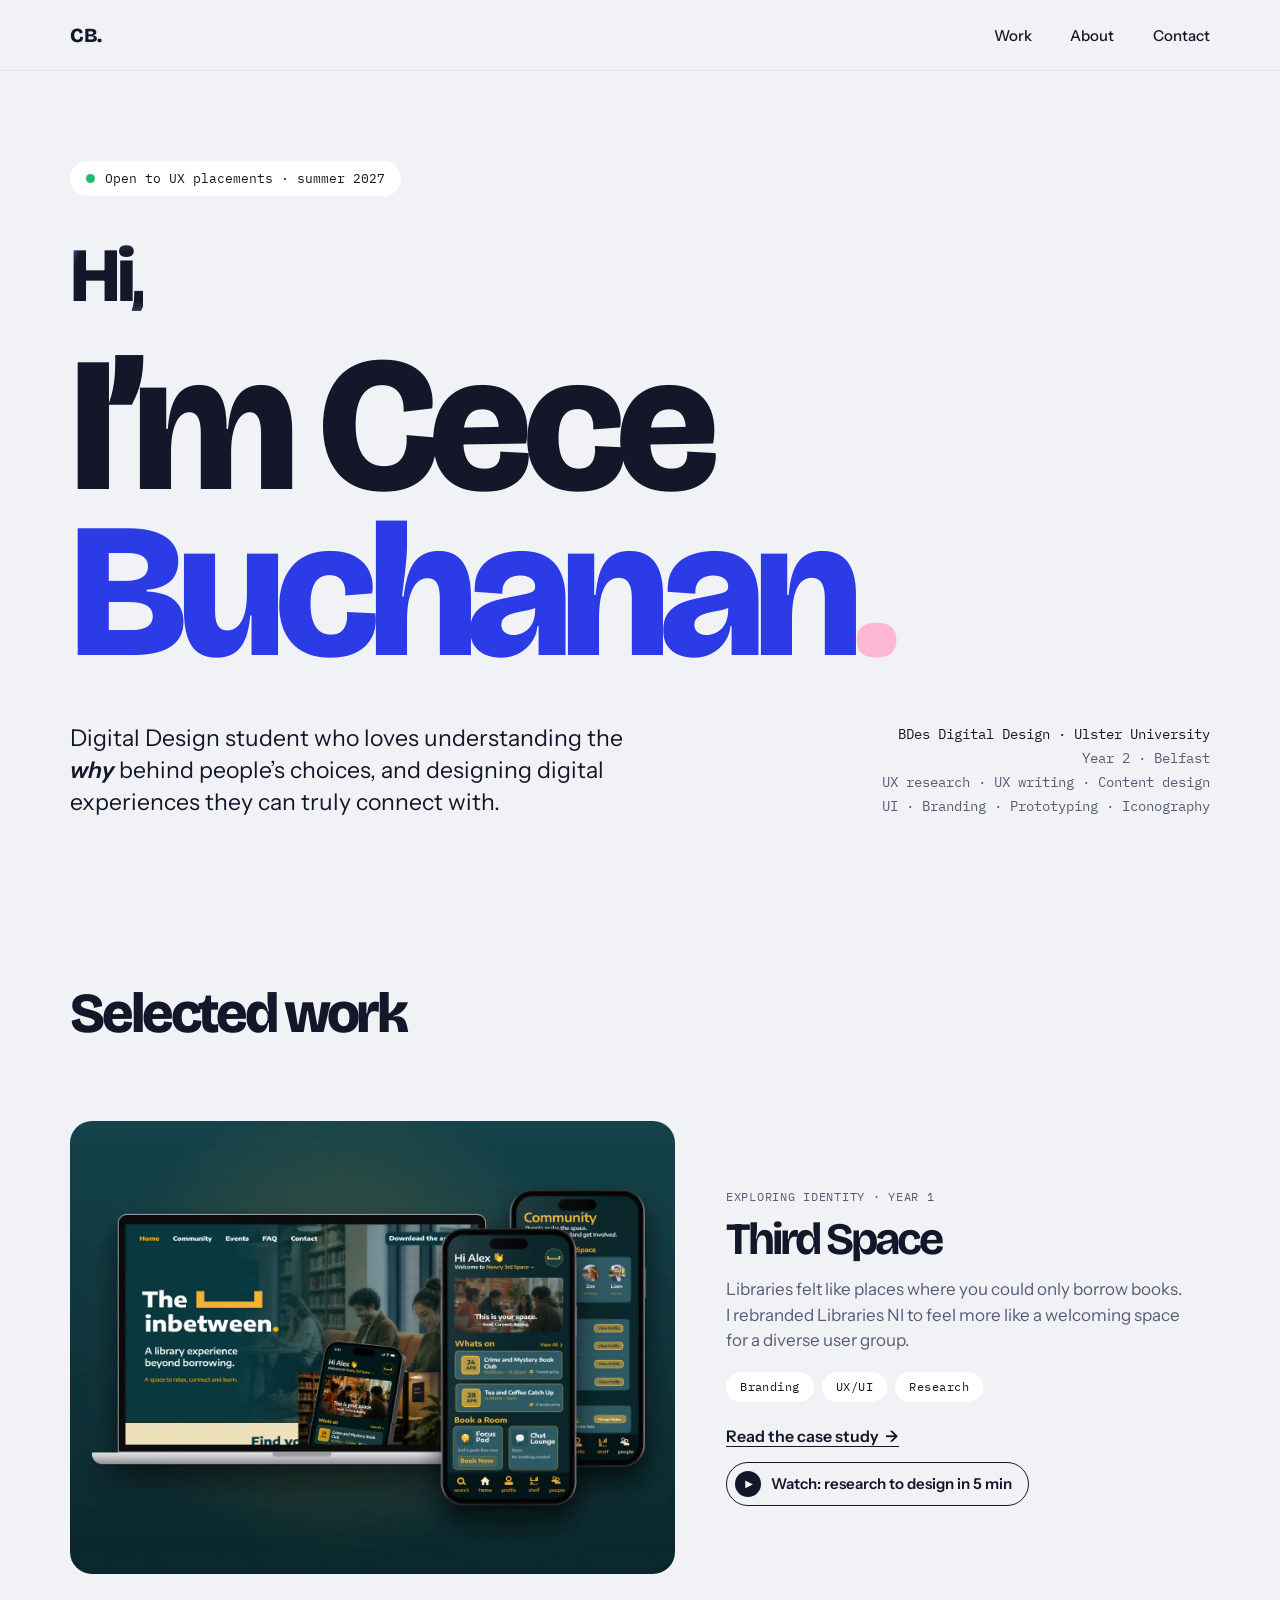
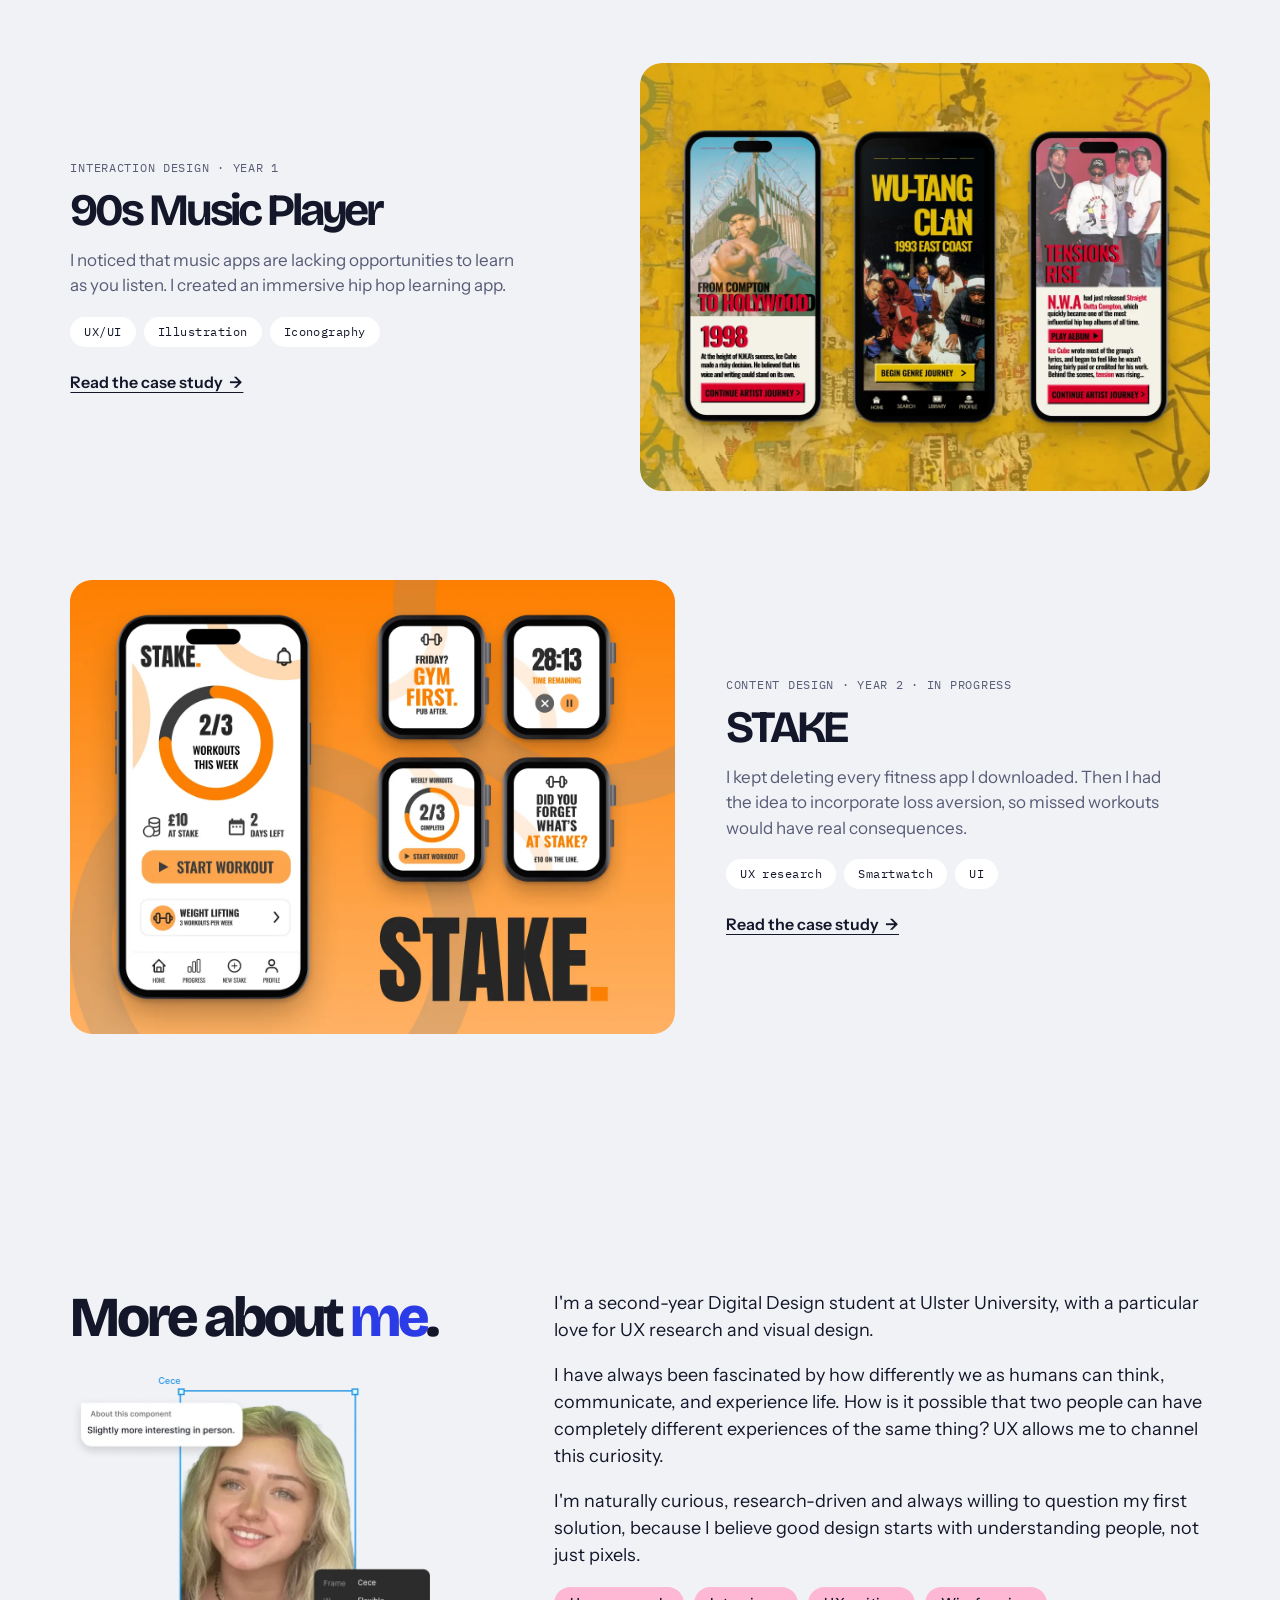
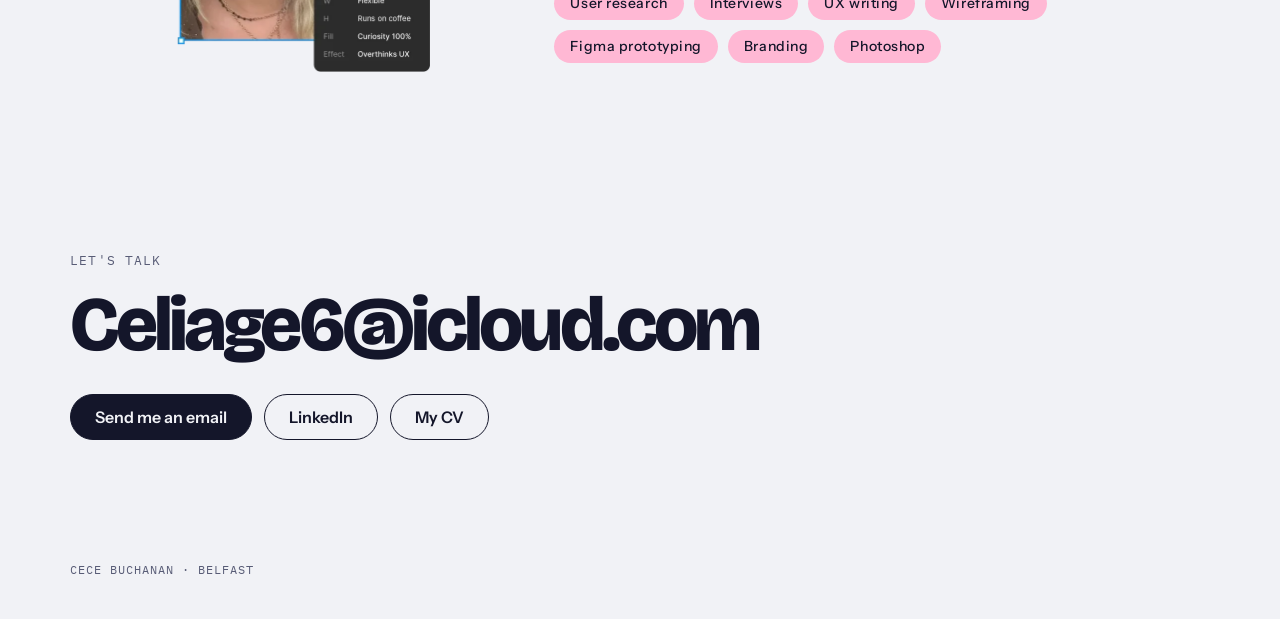
<file: index.html>
<!doctype html>
<html lang="en">
<head>
<meta charset="utf-8">
<meta name="viewport" content="width=device-width, initial-scale=1">
<title>Cece Buchanan – UX Portfolio</title>
<meta name="description" content="Cece Buchanan, Digital Design student at Ulster University. UX research, UX writing, UI and branding.">
<link rel="preconnect" href="https://fonts.googleapis.com">
<link rel="preconnect" href="https://fonts.gstatic.com" crossorigin>
<link href="https://fonts.googleapis.com/css2?family=Bricolage+Grotesque:opsz,wght@12..96,700;12..96,800&family=IBM+Plex+Mono&family=Instrument+Sans:ital,wght@0,400;0,500;0,600;0,700;1,600&display=swap" rel="stylesheet">
<link rel="stylesheet" href="styles.css?v=1795213867">
</head>
<body>
<nav class="nav"><div class="wrap">
  <a class="logo" href="index.html">CB.</a>
  <ul><li><a href="#work">Work</a></li><li><a href="#about">About</a></li><li><a href="#contact">Contact</a></li></ul>
</div></nav>

<header class="hero-home"><div class="wrap">
  <span class="pill"><i></i>Open to UX placements · summer 2027</span>
  <p class="greet"><span class="wheel" data-words="Hi,|Hello,|What’s the craic,|What’s up,|Sup,|What’s happening," aria-hidden="true"></span><span class="sr-only">Hi,</span></p>
  <h1 class="name"><span class="im">I’m </span>Cece<br><span class="b">Buchanan</span><span class="p">.</span></h1>
  <div class="hero-foot">
    <p class="intro">Digital Design student who loves understanding the <em>why</em> behind people’s choices, and designing digital experiences they can truly connect with.</p>
    <p class="facts"><span>BDes Digital Design · Ulster University</span><span>Year 2 · Belfast</span><span>UX research · UX writing · Content design</span><span>UI · Branding · Prototyping · Iconography</span></p>
  </div>
</div></header>

<section class="work" id="work"><div class="wrap">
  <h2>Selected work</h2>

  <div class="project">
    <a class="p-img" href="third-space.html"><img src="images/home-third-space.webp" alt="Third Space library app shown on three phones" width="1440" height="1080"><span class="view">View case study →</span></a>
    <div>
      <p class="p-meta">Exploring Identity · Year 1</p>
      <h3 class="p-title"><a href="third-space.html" style="text-decoration:none">Third Space</a></h3>
      <p class="p-text">Libraries felt like places where you could only borrow books. I rebranded Libraries NI to feel more like a welcoming space for a diverse user group.</p>
      <div class="tags"><span class="tag">Branding</span><span class="tag">UX/UI</span><span class="tag">Research</span></div>
      <div class="p-links"><a class="read" href="third-space.html">Read the case study &nbsp;→</a><a class="watch" href="third-space.html#video"><span class="play">▶</span>Watch: research to design in 5 min</a></div>
    </div>
  </div>

  <a class="project flip" href="90s-music-player.html">
    <div class="p-img"><img src="images/home-90s.webp" alt="90s Music Player app screens" width="1200" height="900"><span class="view">View case study →</span></div>
    <div>
      <p class="p-meta">Interaction Design · Year 1</p>
      <h3 class="p-title">90s Music Player</h3>
      <p class="p-text">I noticed that music apps are lacking opportunities to learn as you listen. I created an immersive hip hop learning app.</p>
      <div class="tags"><span class="tag">UX/UI</span><span class="tag">Illustration</span><span class="tag">Iconography</span></div>
      <span class="read">Read the case study &nbsp;→</span>
    </div>
  </a>

  <a class="project" href="stake.html">
    <div class="p-img"><img src="images/home-stake.webp" alt="STAKE phone and smartwatch screens" width="1440" height="1080"><span class="view">View case study →</span></div>
    <div>
      <p class="p-meta">Content Design · Year 2 · In progress</p>
      <h3 class="p-title">STAKE</h3>
      <p class="p-text">I kept deleting every fitness app I downloaded. Then I had the idea to incorporate loss aversion, so missed workouts would have real consequences.</p>
      <div class="tags"><span class="tag">UX research</span><span class="tag">Smartwatch</span><span class="tag">UI</span></div>
      <span class="read">Read the case study &nbsp;→</span>
    </div>
  </a>
</div></section>

<section class="about" id="about"><div class="wrap">
  <div>
    <h2>More about <span>me</span>.</h2>
    <img class="photo" src="images/about-photo.webp?v=1795215065" alt="Photo of Cece styled as a selected Figma component" width="722" height="598">
  </div>
  <div class="about-copy">
    <p>I'm a second-year Digital Design student at Ulster University, with a particular love for UX research and visual design.</p>
    <p>I have always been fascinated by how differently we as humans can think, communicate, and experience life. How is it possible that two people can have completely different experiences of the same thing? UX allows me to channel this curiosity.</p>
    <p>I'm naturally curious, research-driven and always willing to question my first solution, because I believe good design starts with understanding people, not just pixels.</p>
    <div class="skills"><span>User research</span><span>Interviews</span><span>UX writing</span><span>Wireframing</span><span>Figma prototyping</span><span>Branding</span><span>Photoshop</span></div>
  </div>
</div></section>

<section class="contact" id="contact"><div class="wrap">
  <span class="label">Let's talk</span>
  <a class="email" href="mailto:celiage6@icloud.com">Celiage6@icloud.com</a>
  <div class="btns">
    <a class="btn dark" href="mailto:celiage6@icloud.com">Send me an email</a>
    <a class="btn" href="https://www.linkedin.com/in/celia-buchanan-0b344717a/" target="_blank" rel="noopener">LinkedIn</a>
    <a class="btn" href="cv.pdf" target="_blank" rel="noopener">My CV</a>
  </div>
</div></section>

<footer><div class="wrap"><span>CECE BUCHANAN · BELFAST</span></div></footer>
<script src="script.js?v=1794676693"></script>
</body>
</html>
</file>
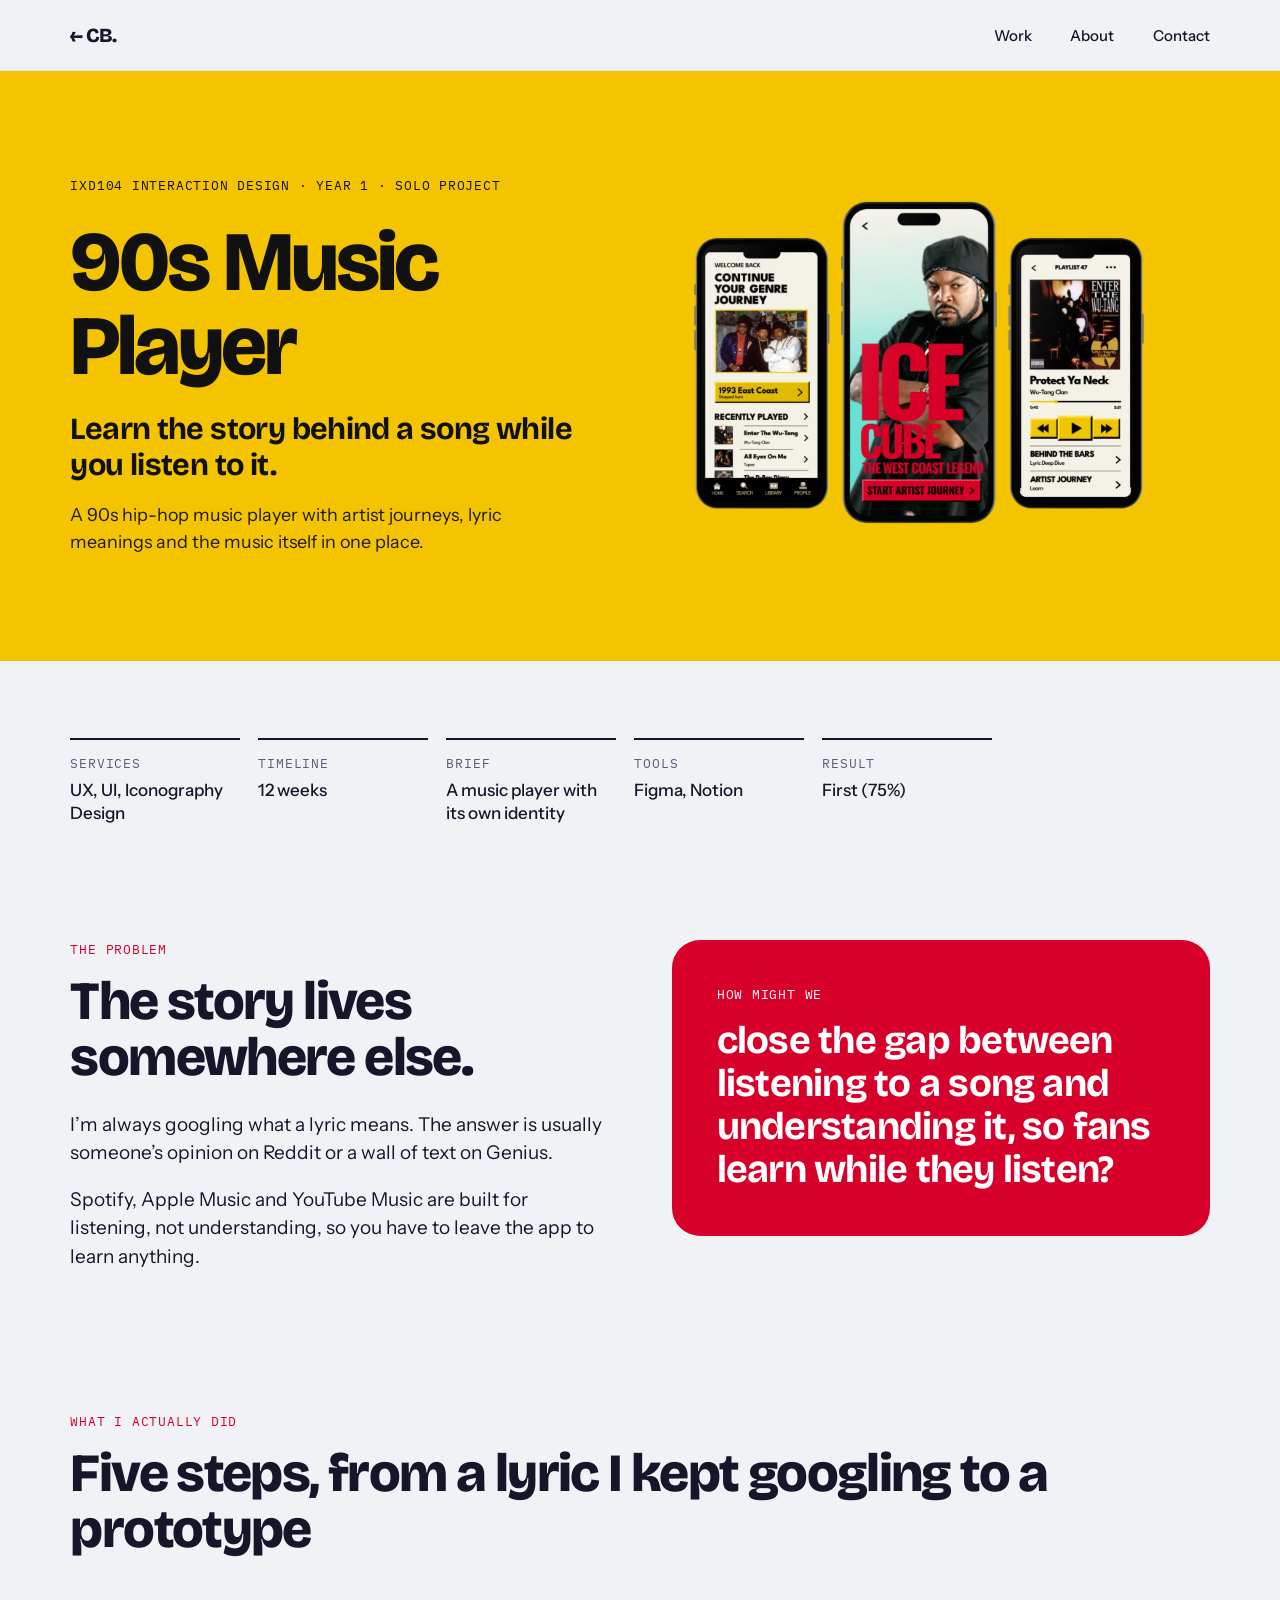
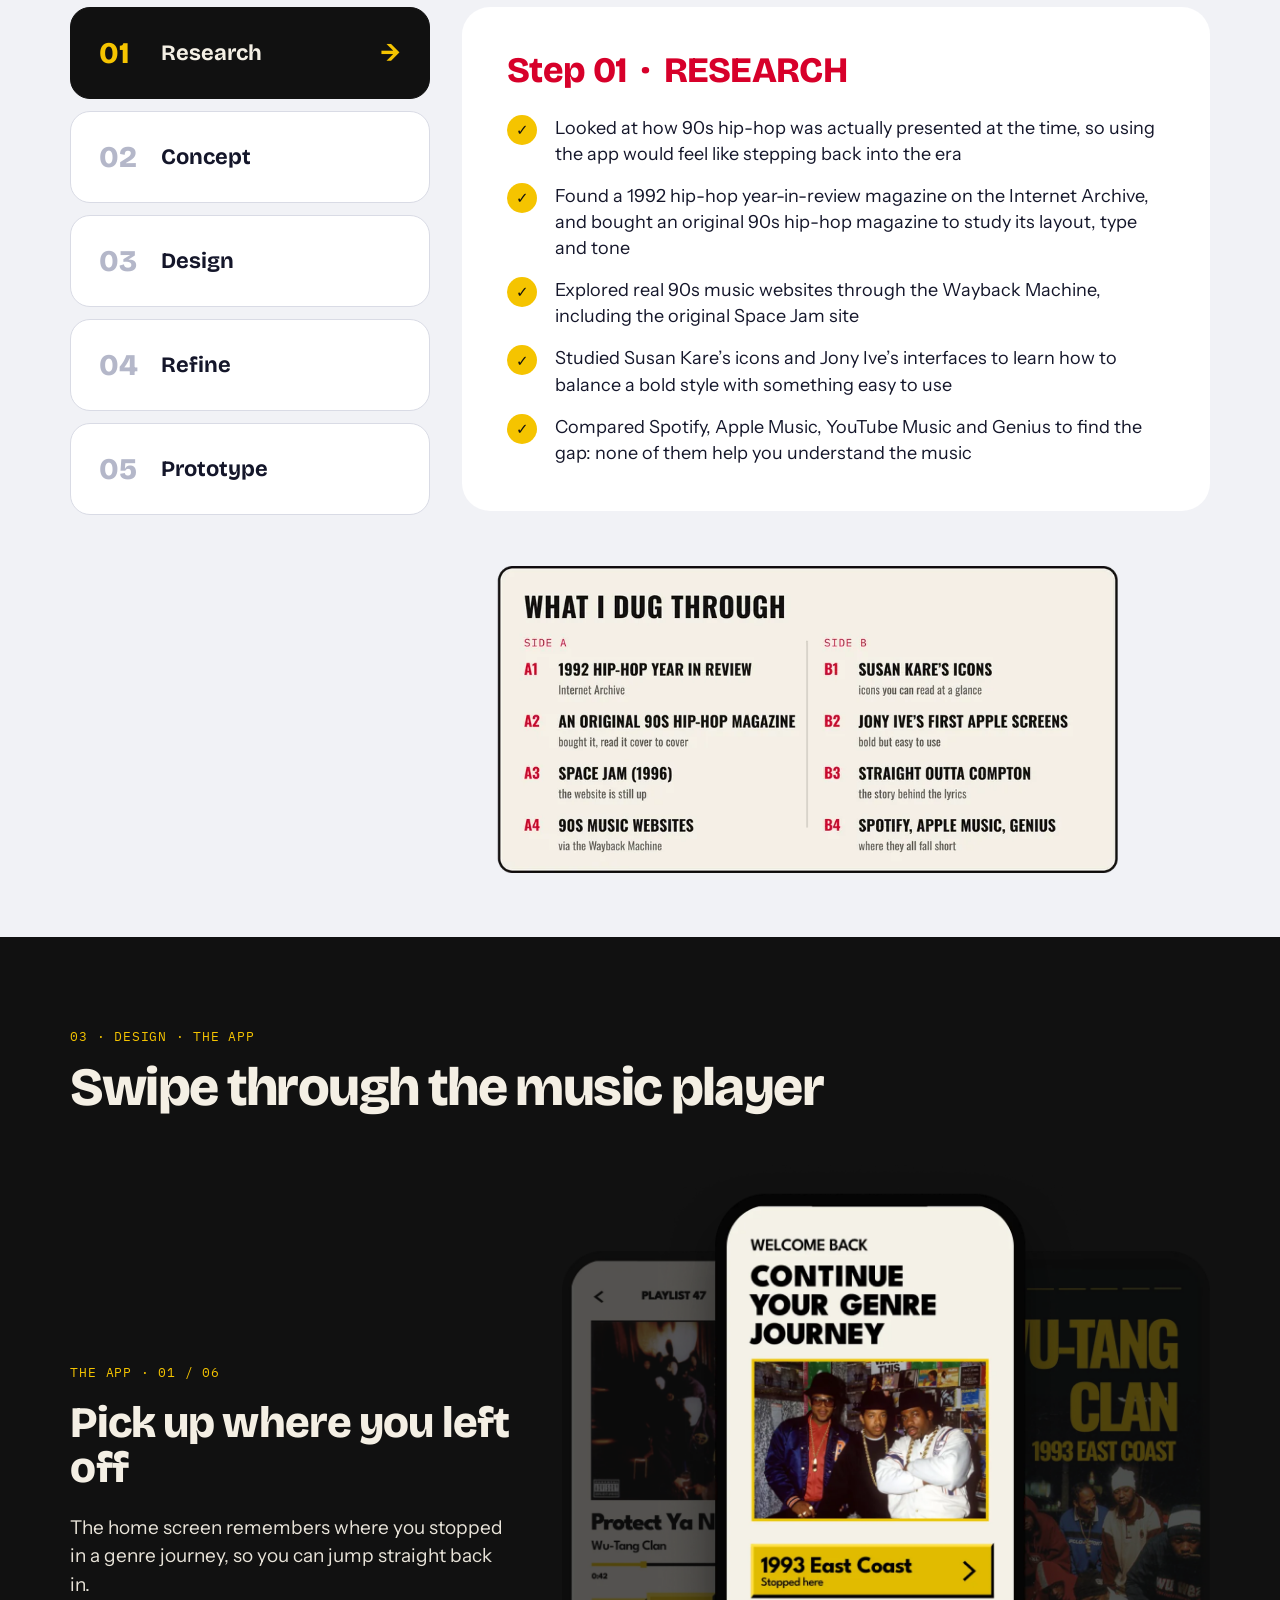
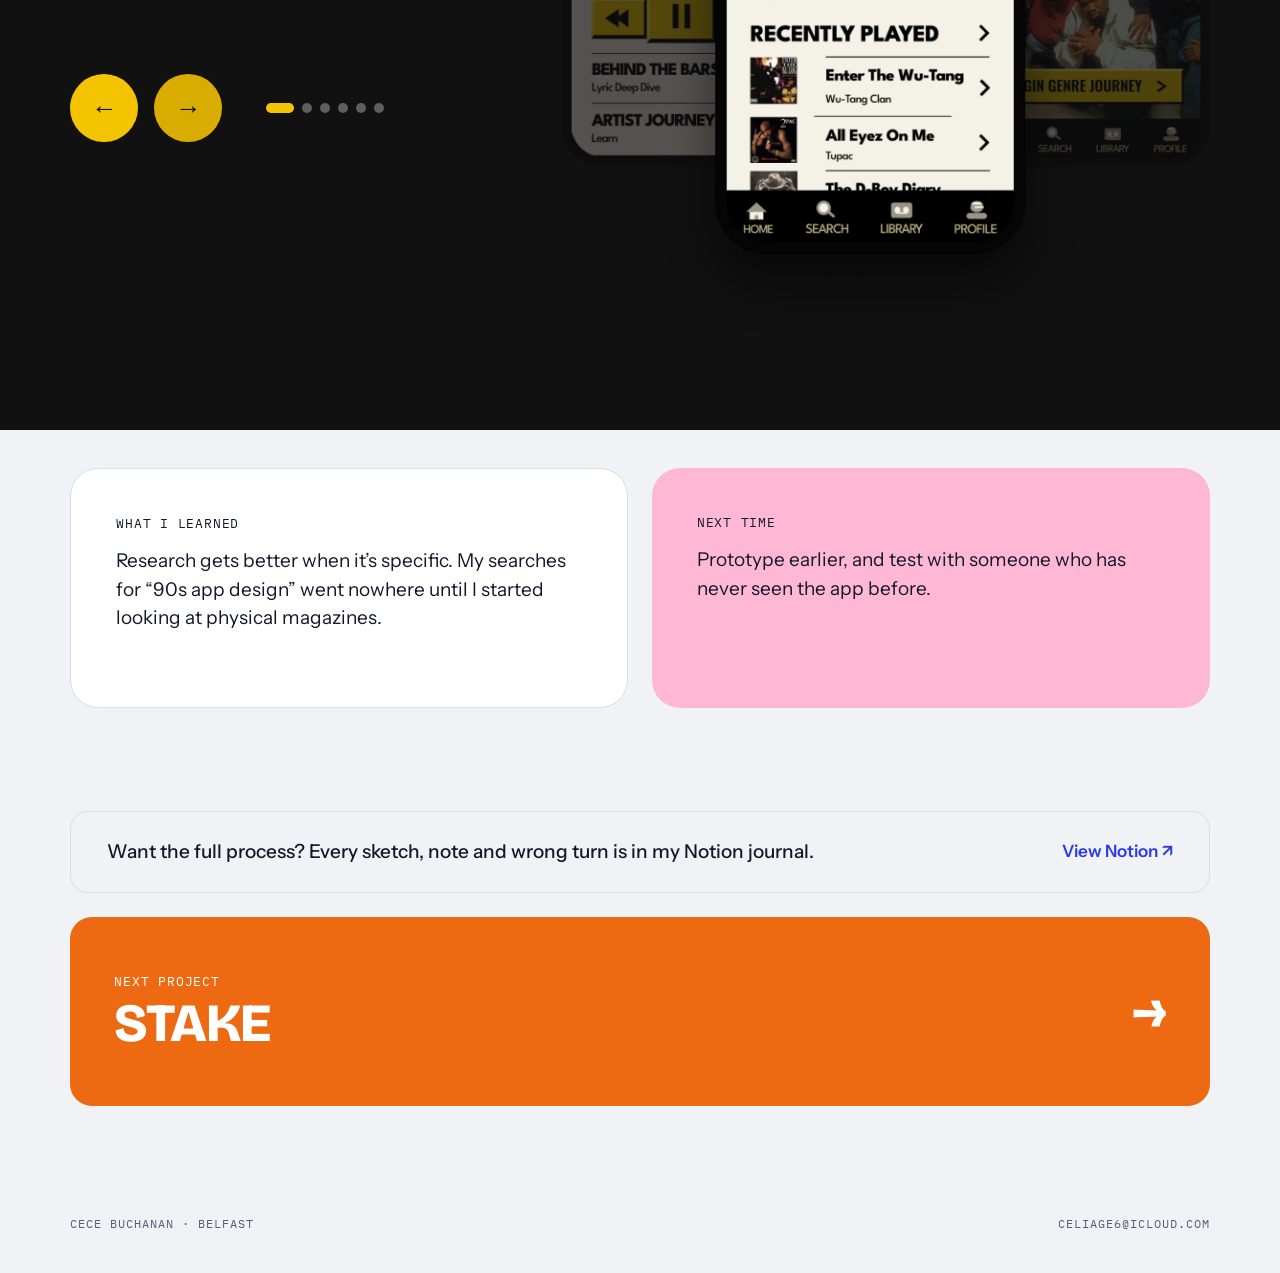
<file: 90s-music-player.html>
<!doctype html>
<html lang="en">
<head>
<meta charset="utf-8">
<meta name="viewport" content="width=device-width, initial-scale=1">
<title>90s Music Player · Cece Buchanan</title>
<link rel="preconnect" href="https://fonts.googleapis.com">
<link rel="preconnect" href="https://fonts.gstatic.com" crossorigin>
<link href="https://fonts.googleapis.com/css2?family=Bricolage+Grotesque:opsz,wght@12..96,700;12..96,800&family=IBM+Plex+Mono&family=Instrument+Sans:ital,wght@0,400;0,500;0,600;0,700;1,600&display=swap" rel="stylesheet">
<link rel="stylesheet" href="styles.css?v=1795213867">
<style>:root{--accent:#f5c400;--tab-active:#111111;--tab-active-text:#f4efe4;--panel-title:#d7002a}</style>
</head>
<body>
<nav class="nav"><div class="wrap">
  <a class="logo" href="index.html">← CB.</a>
  <ul><li><a href="index.html#work">Work</a></li><li><a href="index.html#about">About</a></li><li><a href="index.html#contact">Contact</a></li></ul>
</div></nav>
<header class="cs-hero" style="background:#f5c400;color:#111111"><div class="wrap">
  <div>
    <span class="label" style="color:#111111">IXD104 Interaction Design  ·  Year 1  ·  Solo project</span>
    <h1 style="font-size:clamp(56px,6.6vw,96px)">90s Music Player</h1>
    <p class="sub">Learn the story behind a song while you listen to it.</p>
    <p class="lead">A 90s hip-hop music player with artist journeys, lyric meanings and the music itself in one place.</p>
  </div>
  <img class="hero-img" src="images/90s-hero.webp" alt="90s Music Player on three phones">
</div></header>
<section class="context"><div class="wrap"><div class="grid"><div class="fact"><span class="mono">Services</span><b>UX, UI, Iconography Design</b></div><div class="fact"><span class="mono">Timeline</span><b>12 weeks</b></div><div class="fact"><span class="mono">Brief</span><b>A music player with its own identity</b></div><div class="fact"><span class="mono">Tools</span><b>Figma, Notion</b></div><div class="fact"><span class="mono">Result</span><b>First (75%)</b></div></div></div></section>
<section class="problem"><div class="wrap"><div class="grid">
  <div><span class="label" style="color:#d7002a">The problem</span><h2 class="h-section">The story lives somewhere else.</h2>
    <p>I’m always googling what a lyric means. The answer is usually someone’s opinion on Reddit or a wall of text on Genius.</p><p style="margin-top:18px">Spotify, Apple Music and YouTube Music are built for listening, not understanding, so you have to leave the app to learn anything.</p></div>
  <div class="card" style="background:#d7002a;color:#fff"><span class="label">How might we</span><p class="hmw-text">close the gap between listening to a song and understanding it, so fans learn while they listen?</p></div>
</div></div></section>
<section class="did"><div class="wrap"><span class="label" style="color:#d7002a">What I actually did</span><h2 class="h-section">Five steps, from a lyric I kept googling to a prototype</h2><div class="process" data-tabs><div class="tabs" role="tablist"><button class="tab" role="tab" aria-selected="true"><span class="n">01</span><span class="t">Research</span><span class="arr">→</span></button><button class="tab" role="tab" aria-selected="false"><span class="n">02</span><span class="t">Concept</span><span class="arr">→</span></button><button class="tab" role="tab" aria-selected="false"><span class="n">03</span><span class="t">Design</span><span class="arr">→</span></button><button class="tab" role="tab" aria-selected="false"><span class="n">04</span><span class="t">Refine</span><span class="arr">→</span></button><button class="tab" role="tab" aria-selected="false"><span class="n">05</span><span class="t">Prototype</span><span class="arr">→</span></button></div><div><div class="panel" role="tabpanel"><h3>Step 01 &nbsp;·&nbsp; RESEARCH</h3><ul><li>Looked at how 90s hip-hop was actually presented at the time, so using the app would feel like stepping back into the era</li><li>Found a 1992 hip-hop year-in-review magazine on the Internet Archive, and bought an original 90s hip-hop magazine to study its layout, type and tone</li><li>Explored real 90s music websites through the Wayback Machine, including the original Space Jam site</li><li>Studied Susan Kare’s icons and Jony Ive’s interfaces to learn how to balance a bold style with something easy to use</li><li>Compared Spotify, Apple Music, YouTube Music and Genius to find the gap: none of them help you understand the music</li></ul></div><div class="panel" role="tabpanel" hidden><h3>Step 02 &nbsp;·&nbsp; CONCEPT</h3><ul><li>Music means more once you know the story behind it, so the app turns listening into something you learn from</li><li>Focused on 90s hip-hop, where the songs read like first-hand accounts of what was happening at the time</li><li>Designed for fans who want the backstory, newer fans finding the genre, and people who had lived through it</li><li>Artist journeys break an era into short moments you scroll through while the music plays</li><li>Lyric meanings sit right under the song, so you never have to leave the app to look them up</li></ul></div><div class="panel" role="tabpanel" hidden><h3>Step 03 &nbsp;·&nbsp; DESIGN</h3><ul><li>Oswald, the closest match I could find to the bold type in 90s hip-hop magazines</li><li>Black, yellow and red, the bold colours commonly used in 90s hip-hop print</li><li>Hard-edged 3D buttons inspired by early web design, instead of modern rounded ones</li><li>Swiss Style grids and hierarchy, so a loud editorial style stays easy to use</li><li>Stories written in the provocative, question-led tone of 90s magazine headlines</li></ul></div><div class="panel" role="tabpanel" hidden><h3>Step 04 &nbsp;·&nbsp; REFINE</h3><ul><li>Full-width images in the artist journeys, like the magazine spreads I studied, so the story never feels like a wall of text</li><li>Stripped the icons back to simple, consistent shapes, keeping small 90s touches like the cassette and cap</li><li>Broke text-heavy screens up into multiple screens to keep the information easy to digest</li><li>Gave the navigation more room so it’s easier to tap</li></ul></div><div class="panel" role="tabpanel" hidden><h3>Step 05 &nbsp;·&nbsp; PROTOTYPE</h3><ul><li>Built a clickable prototype that moves through a full artist journey</li><li>Each story screen has one clear button to carry on, so it feels like turning a page</li><li>Play controls that respond when you tap them</li></ul></div></div></div><img class="mixtape" src="images/90s-mixtape.webp" alt="What I dug through: my research shown as a mixtape tracklist" loading="lazy"></div></section>
<section class="app" style="background:#111111;--app-bg:#111111;--app-text:#f4efe4"><div class="wrap">
  <span class="label" style="color:var(--accent)">03 · Design  ·  The app</span>
  <h2 class="h-section">Swipe through the music player</h2>
  <div class="carousel" data-carousel>
  <div class="c-text"><div class="fade"><span class="mono" data-c="label"></span><h3 data-c="title"></h3><p data-c="text"></p></div>
    <div class="c-ctrl"><button class="c-btn prev" aria-label="Previous screen">←</button><button class="c-btn next" aria-label="Next screen">→</button><div class="dots"></div></div></div>
  <div class="c-stage"><img src="images/90s-app-1.webp" alt="90s Music Player screen 1" data-title="Pick up where you left off" data-text="The home screen remembers where you stopped in a genre journey, so you can jump straight back in." class="on" loading="lazy"><img src="images/90s-app-2.webp" alt="90s Music Player screen 2" data-title="Start a genre journey" data-text="Each era opens with one big image and one button. 1993 East Coast starts with Wu-Tang Clan." loading="lazy"><img src="images/90s-app-3.webp" alt="90s Music Player screen 3" data-title="Meet the artist" data-text="Bold type and a full-bleed photo like a magazine cover. Heavily inspired by the editorial design style found in 90s music magazines. The artist journey starts here." loading="lazy"><img src="images/90s-app-4.webp" alt="90s Music Player screen 4" data-title="Scroll through their story" data-text="Each step is a moment in the artist’s life, told in a few lines instead of a wall of text. Instagram stories inspired me to make the app a tap-through experience to prevent users from feeling overwhelmed by information." loading="lazy"><img src="images/90s-app-5.webp" alt="90s Music Player screen 5" data-title="Play it while you read it" data-text="Play the album the story is about without leaving the page." loading="lazy"><img src="images/90s-app-6.webp" alt="90s Music Player screen 6" data-title="The story sits under the song" data-text="Behind the Bars explains the lyrics, and Artist Journey takes you back into the story." loading="lazy"></div>
</div>
</div></section>
<section class="outcome"><div class="wrap"><div class="grid">
  <div class="card light"><span class="mono">What I learned</span><p>Research gets better when it’s specific. My searches for “90s app design” went nowhere until I started looking at physical magazines.</p></div>
  <div class="card" style="background:#ffb8d4"><span class="mono">Next time</span><p>Prototype earlier, and test with someone who has never seen the app before.</p></div>
</div></div></section>
<section class="next"><div class="wrap"><div class="notion"><p>Want the full process? Every sketch, note and wrong turn is in my Notion journal.</p><a href="https://boatneck-canary-997.notion.site/IXD104-2f643bc3259e80978ae6c06f3fe84b47" target="_blank" rel="noopener">View Notion ↗</a></div>
  <a class="next-card" href="stake.html" style="background:#ee6a12;color:#fff"><div><span class="mono">Next project</span><b>STAKE</b></div><span class="arrow">→</span></a>
</div></section>
<footer><div class="wrap"><span>CECE BUCHANAN · BELFAST</span><a href="mailto:celiage6@icloud.com">CELIAGE6@ICLOUD.COM</a></div></footer>
<script src="script.js?v=1794676693"></script>
</body>
</html>
</file>
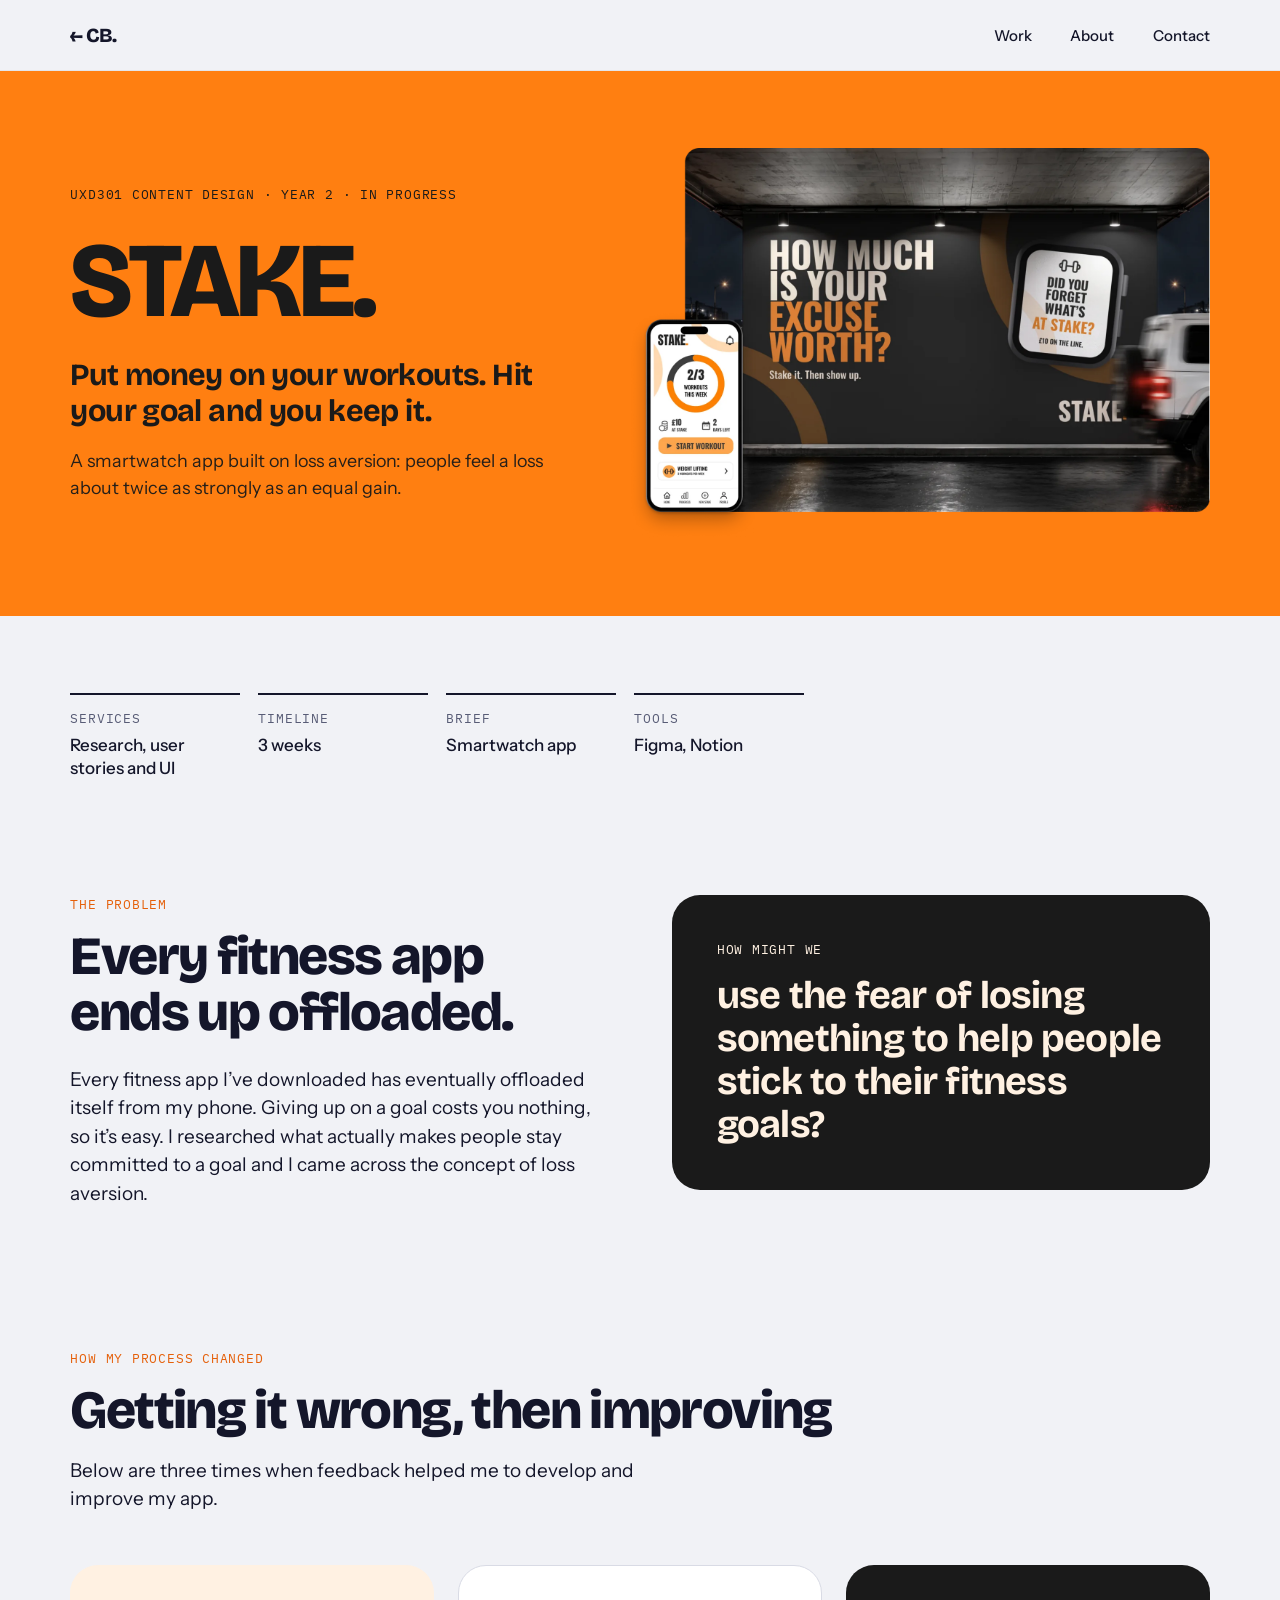
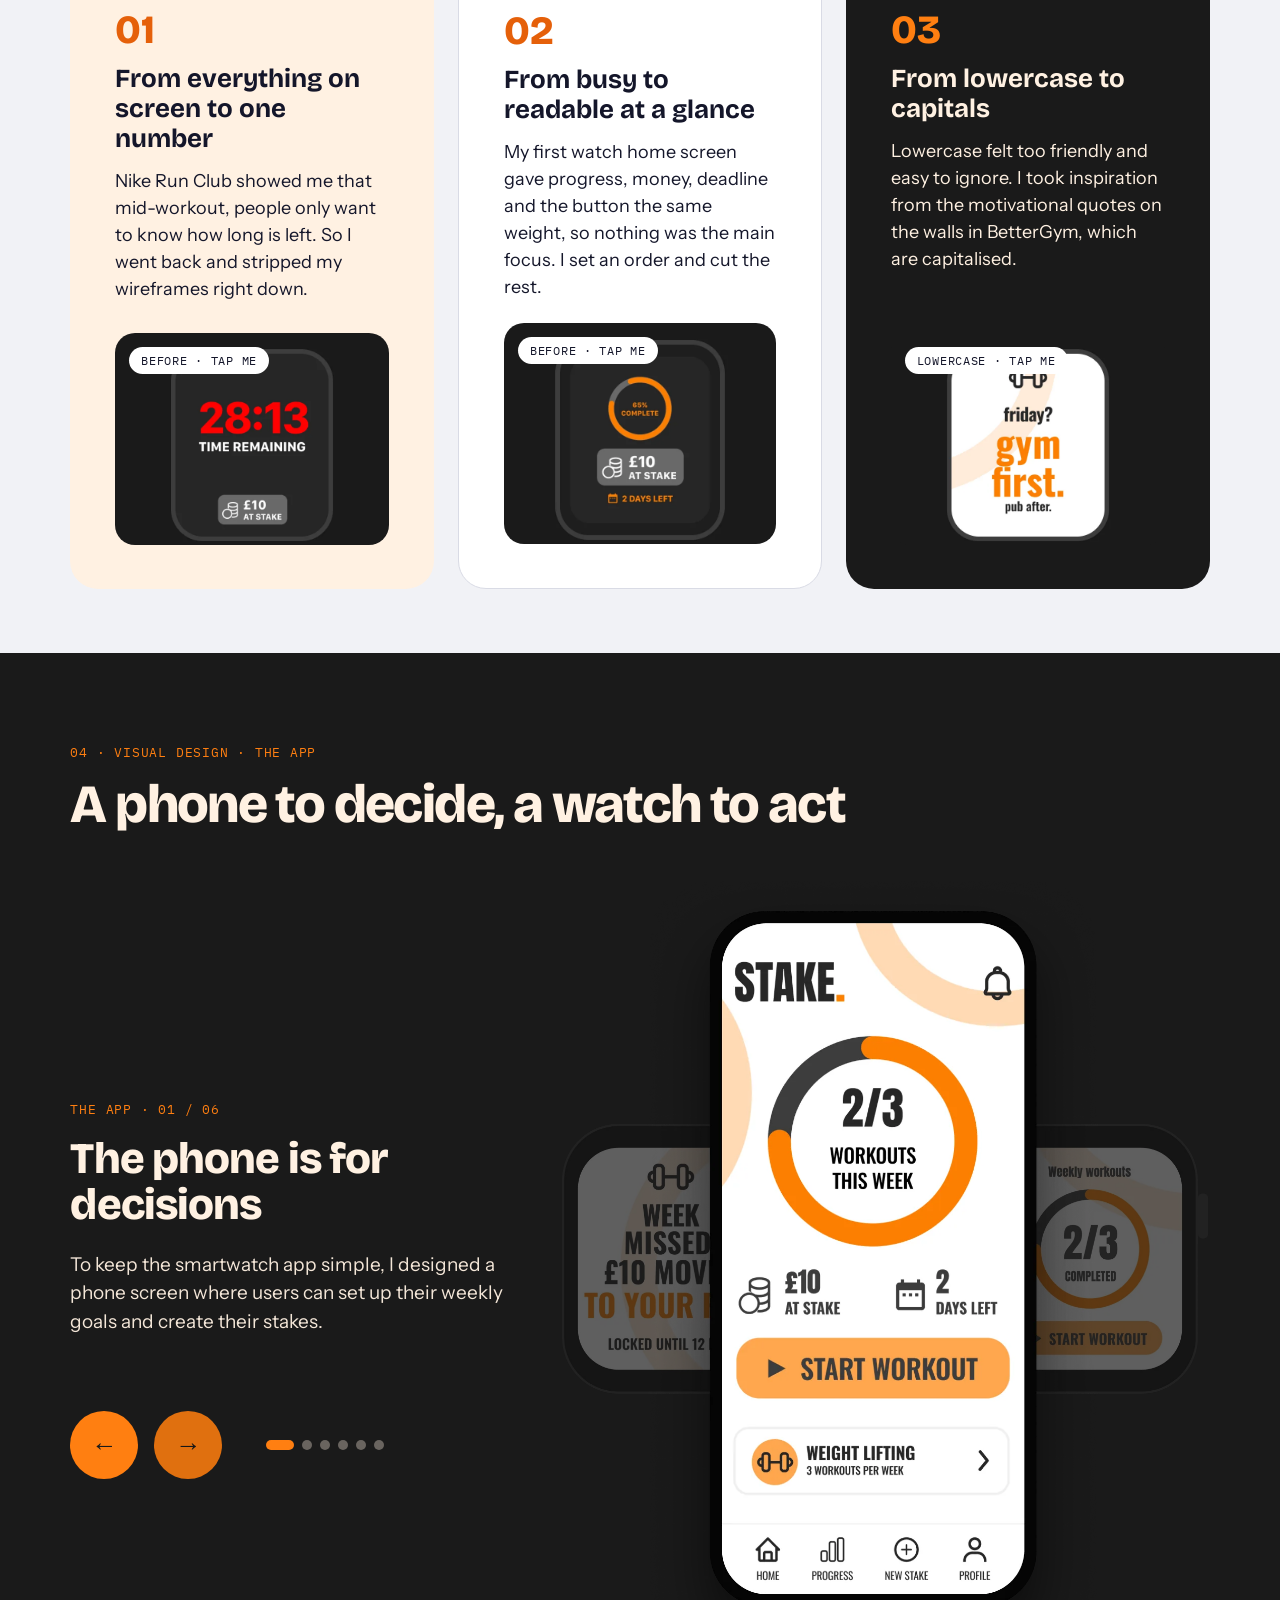
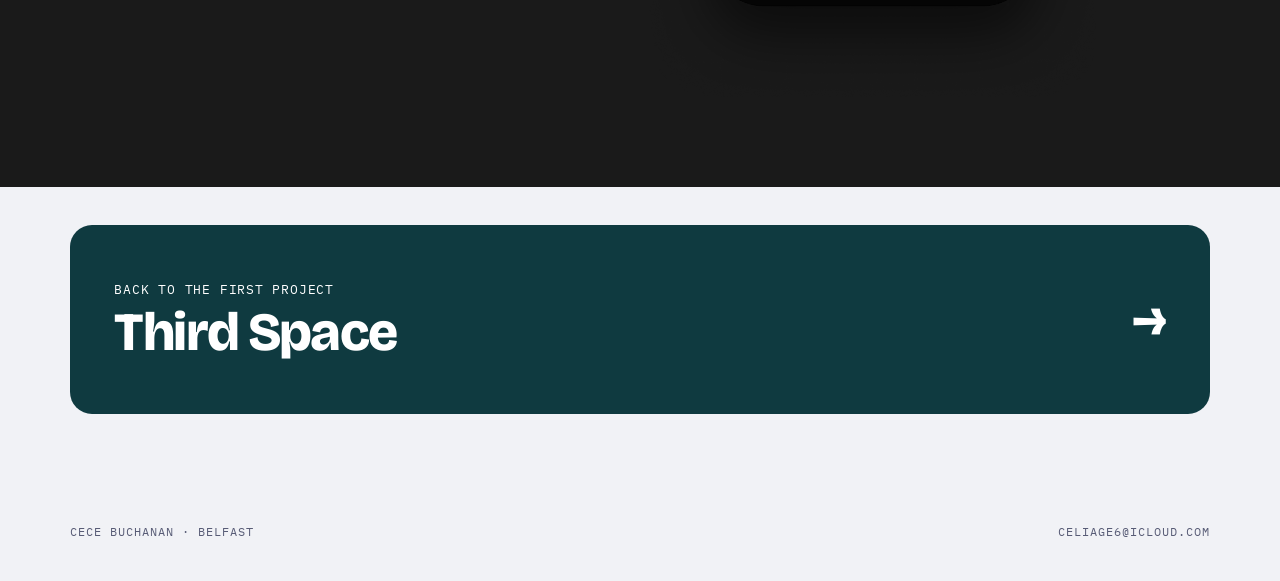
<file: stake.html>
<!doctype html>
<html lang="en">
<head>
<meta charset="utf-8">
<meta name="viewport" content="width=device-width, initial-scale=1">
<title>STAKE · Cece Buchanan</title>
<link rel="preconnect" href="https://fonts.googleapis.com">
<link rel="preconnect" href="https://fonts.gstatic.com" crossorigin>
<link href="https://fonts.googleapis.com/css2?family=Bricolage+Grotesque:opsz,wght@12..96,700;12..96,800&family=IBM+Plex+Mono&family=Instrument+Sans:ital,wght@0,400;0,500;0,600;0,700;1,600&display=swap" rel="stylesheet">
<link rel="stylesheet" href="styles.css?v=1795213867">
<style>:root{--accent:#ff7f11;--tab-active:#1a1a1a;--tab-active-text:#fff1e2}</style>
</head>
<body>
<nav class="nav"><div class="wrap">
  <a class="logo" href="index.html">← CB.</a>
  <ul><li><a href="index.html#work">Work</a></li><li><a href="index.html#about">About</a></li><li><a href="index.html#contact">Contact</a></li></ul>
</div></nav>
<header class="cs-hero" style="background:#ff7f11;color:#1a1a1a"><div class="wrap">
  <div>
    <span class="label" style="color:#1a1a1a">UXD301 Content Design  ·  Year 2  ·  In progress</span>
    <h1 style="font-size:clamp(64px,8.3vw,120px)">STAKE.</h1>
    <p class="sub">Put money on your workouts. Hit your goal and you keep it.</p>
    <p class="lead">A smartwatch app built on loss aversion: people feel a loss about twice as strongly as an equal gain.</p>
  </div>
  <img class="hero-img" src="images/stake-hero.webp" alt="STAKE phone and smartwatch screens">
</div></header>
<section class="context"><div class="wrap"><div class="grid"><div class="fact"><span class="mono">Services</span><b>Research, user stories and UI</b></div><div class="fact"><span class="mono">Timeline</span><b>3 weeks</b></div><div class="fact"><span class="mono">Brief</span><b>Smartwatch app</b></div><div class="fact"><span class="mono">Tools</span><b>Figma, Notion</b></div></div></div></section>
<section class="problem"><div class="wrap"><div class="grid">
  <div><span class="label" style="color:#e5600a">The problem</span><h2 class="h-section">Every fitness app ends up offloaded.</h2>
    <p>Every fitness app I’ve downloaded has eventually offloaded itself from my phone. Giving up on a goal costs you nothing, so it’s easy. I researched what actually makes people stay committed to a goal and I came across the concept of loss aversion.</p></div>
  <div class="card" style="background:#1a1a1a;color:#fff1e2"><span class="label">How might we</span><p class="hmw-text">use the fear of losing something to help people stick to their fitness goals?</p></div>
</div></div></section>
<section class="moments"><div class="wrap"><span class="label" style="color:#e5600a">How my process changed</span><h2 class="h-section">Getting it wrong, then improving</h2><p class="intro-p">Below are three times when feedback helped me to develop and improve my app.</p><div class="grid"><div class="card moment" style="background:#fff1e2"><span class="num" style="color:#e5600a">01</span><h3>From everything on screen to one number</h3><p>Nike Run Club showed me that mid-workout, people only want to know how long is left. So I went back and stripped my wireframes right down.</p><button class="toggle" data-before="BEFORE · TAP ME" data-after="AFTER · TAP AGAIN" aria-label="Show before and after"><span class="tpill">BEFORE · TAP ME</span><img src="images/stake-workout-before.webp" alt="Before" loading="lazy"><img src="images/stake-workout-after.webp" alt="After" loading="lazy"></button></div><div class="card moment" style="background:#fff;border:1.5px solid var(--line)"><span class="num" style="color:#e5600a">02</span><h3>From busy to readable at a glance</h3><p>My first watch home screen gave progress, money, deadline and the button the same weight, so nothing was the main focus. I set an order and cut the rest.</p><button class="toggle" data-before="BEFORE · TAP ME" data-after="AFTER · TAP AGAIN" aria-label="Show before and after"><span class="tpill">BEFORE · TAP ME</span><img src="images/stake-home-before.webp" alt="Before" loading="lazy"><img src="images/stake-home-after.webp" alt="After" loading="lazy"></button></div><div class="card moment" style="background:#1a1a1a;color:#fff1e2"><span class="num" style="color:#ff7f11">03</span><h3>From lowercase to capitals</h3><p>Lowercase felt too friendly and easy to ignore. I took inspiration from the motivational quotes on the walls in BetterGym, which are capitalised.</p><button class="toggle" data-before="LOWERCASE · TAP ME" data-after="CAPITALS · TAP AGAIN" aria-label="Show before and after"><span class="tpill">LOWERCASE · TAP ME</span><img src="images/stake-tone-lowercase.webp" alt="Before" loading="lazy"><img src="images/stake-tone-capitals.webp" alt="After" loading="lazy"></button></div></div></div></section>
<section class="app" style="background:#1a1a1a;--app-bg:#1a1a1a;--app-text:#fff1e2"><div class="wrap">
  <span class="label" style="color:var(--accent)">04 · Visual design  ·  The app</span>
  <h2 class="h-section">A phone to decide, a watch to act</h2>
  <div class="carousel" data-carousel>
  <div class="c-text"><div class="fade"><span class="mono" data-c="label"></span><h3 data-c="title"></h3><p data-c="text"></p></div>
    <div class="c-ctrl"><button class="c-btn prev" aria-label="Previous screen">←</button><button class="c-btn next" aria-label="Next screen">→</button><div class="dots"></div></div></div>
  <div class="c-stage"><img src="images/stake-app-1.webp" alt="STAKE screen 1" data-title="The phone is for decisions" data-text="To keep the smartwatch app simple, I designed a phone screen where users can set up their weekly goals and create their stakes." class="on" loading="lazy"><img src="images/stake-app-2.webp" alt="STAKE screen 2" data-title="Glance, then go" data-text="Progress first, then the one action. Readable in a couple of seconds." loading="lazy"><img src="images/stake-app-3.webp" alt="STAKE screen 3" data-title="Mid-workout, one number" data-text="Only the core information is needed for this screen." loading="lazy"><img src="images/stake-app-4.webp" alt="STAKE screen 4" data-title="A nudge with something at stake" data-text="The reminders get more urgent as the deadline gets closer. Straightforward yet playful tone to motivate users." loading="lazy"><img src="images/stake-app-5.webp" alt="STAKE screen 5" data-title="Hit it, collect it" data-text="Three workouts done, and your £10 comes back." loading="lazy"><img src="images/stake-app-6.webp" alt="STAKE screen 6" data-title="Miss it and it’s locked away" data-text="A missed week moves your money into a savings pot you can’t touch until the lock ends." loading="lazy"></div>
</div>
</div></section>
<section class="next"><div class="wrap">
  <a class="next-card" href="third-space.html" style="background:#0f3a40;color:#fff"><div><span class="mono">Back to the first project</span><b>Third Space</b></div><span class="arrow">→</span></a>
</div></section>
<footer><div class="wrap"><span>CECE BUCHANAN · BELFAST</span><a href="mailto:celiage6@icloud.com">CELIAGE6@ICLOUD.COM</a></div></footer>
<script src="script.js?v=1794676693"></script>
</body>
</html>
</file>
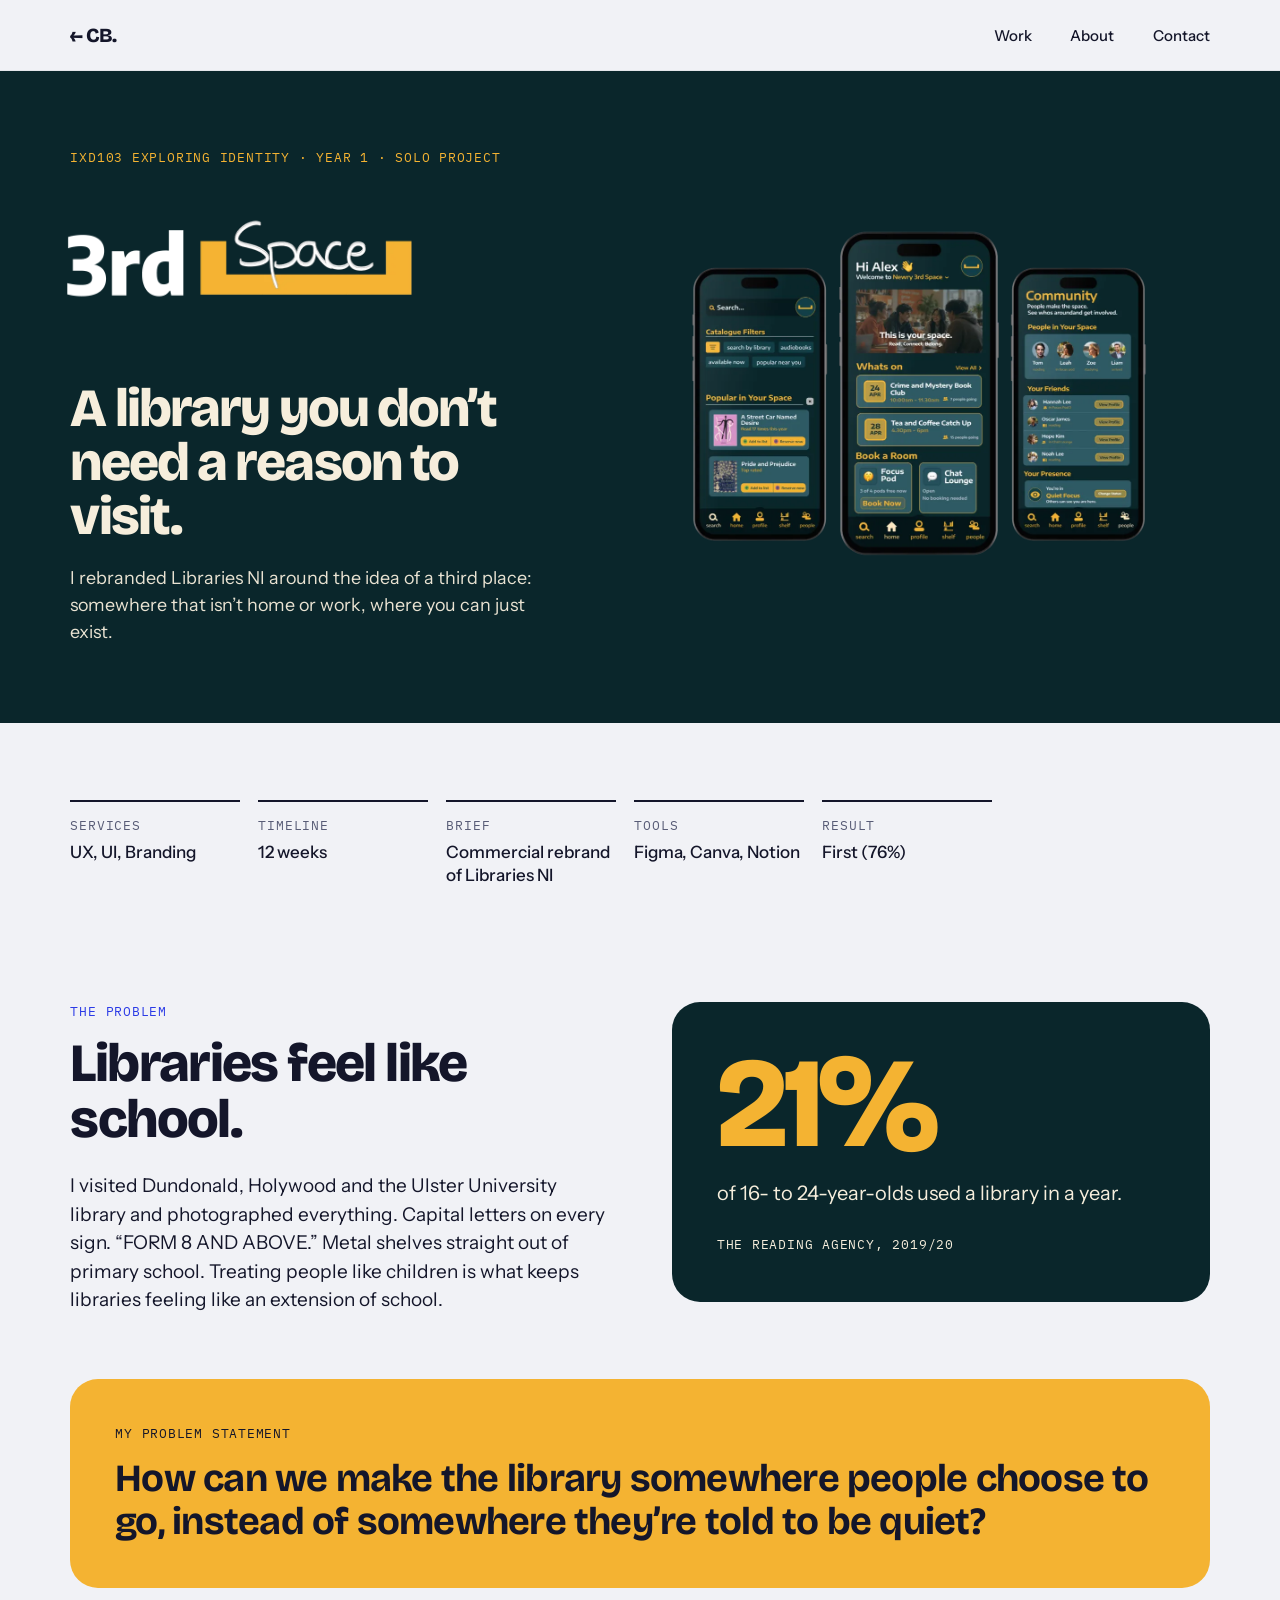
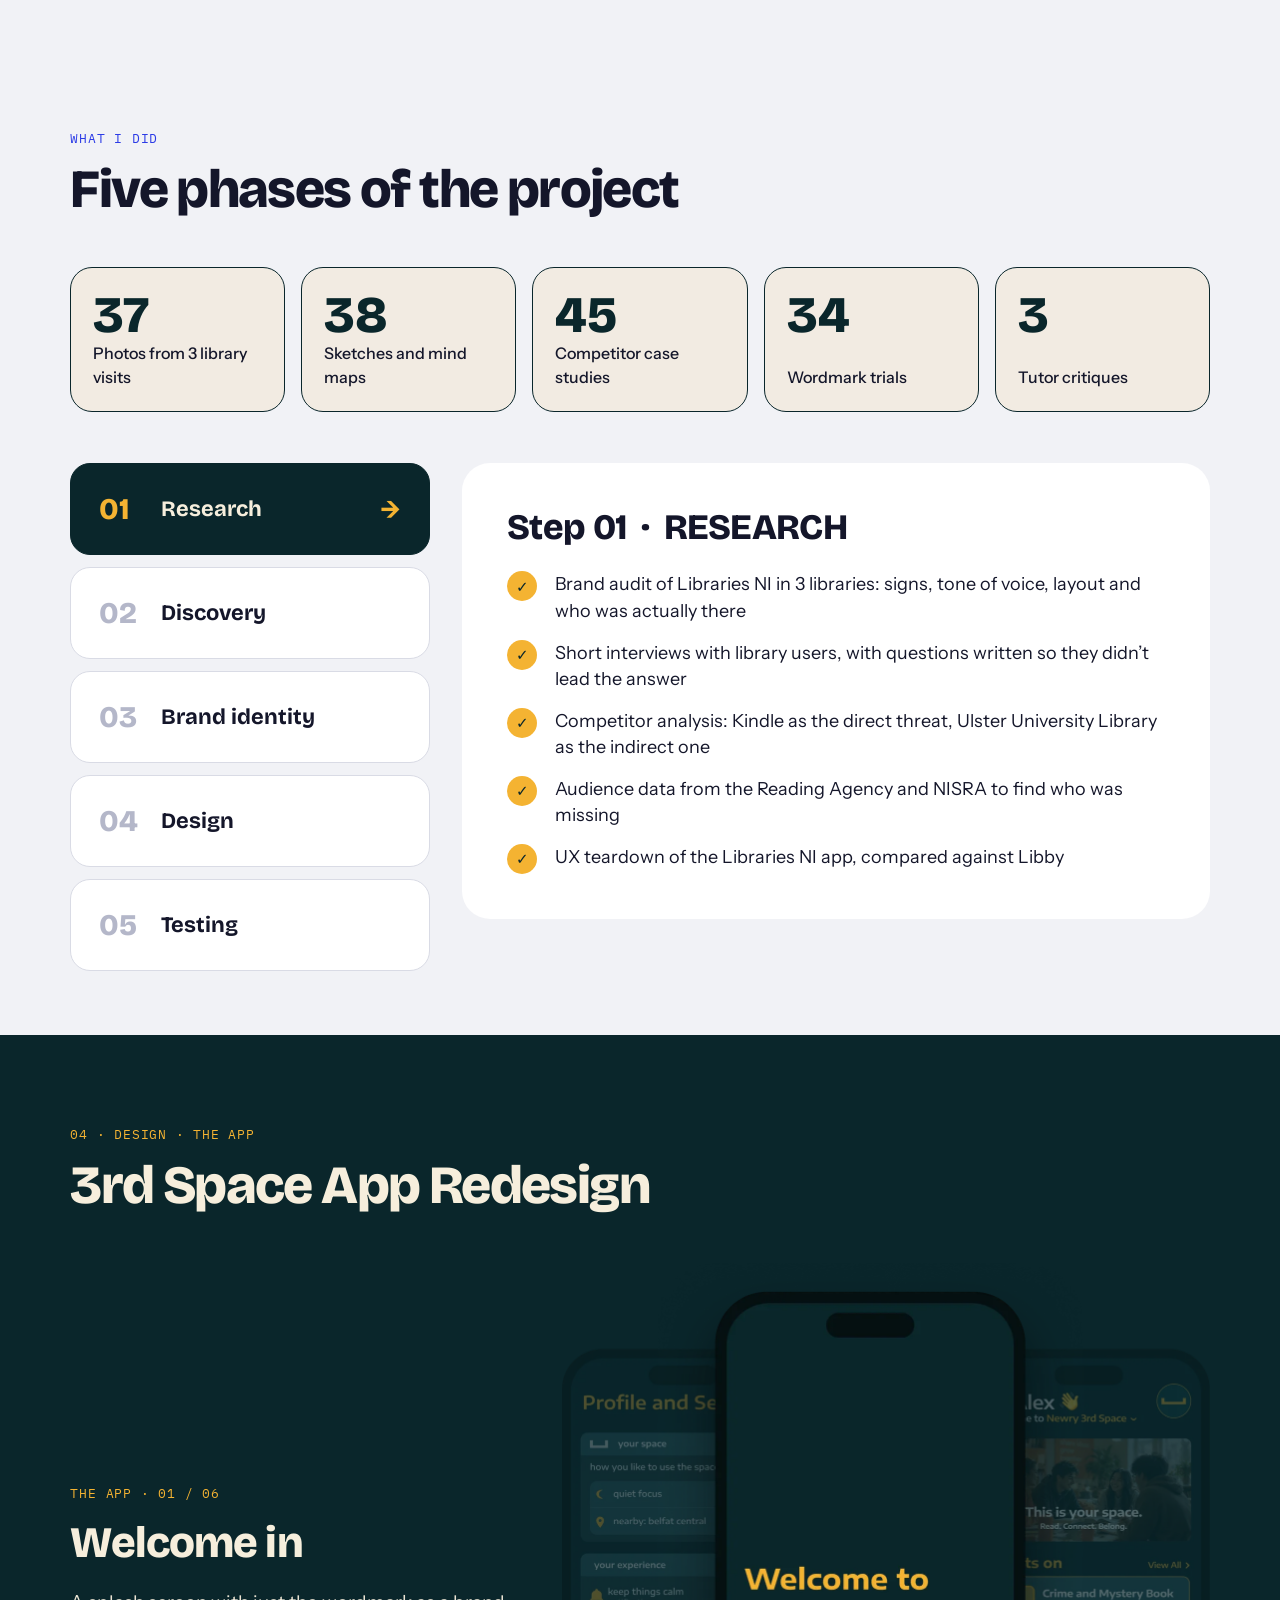
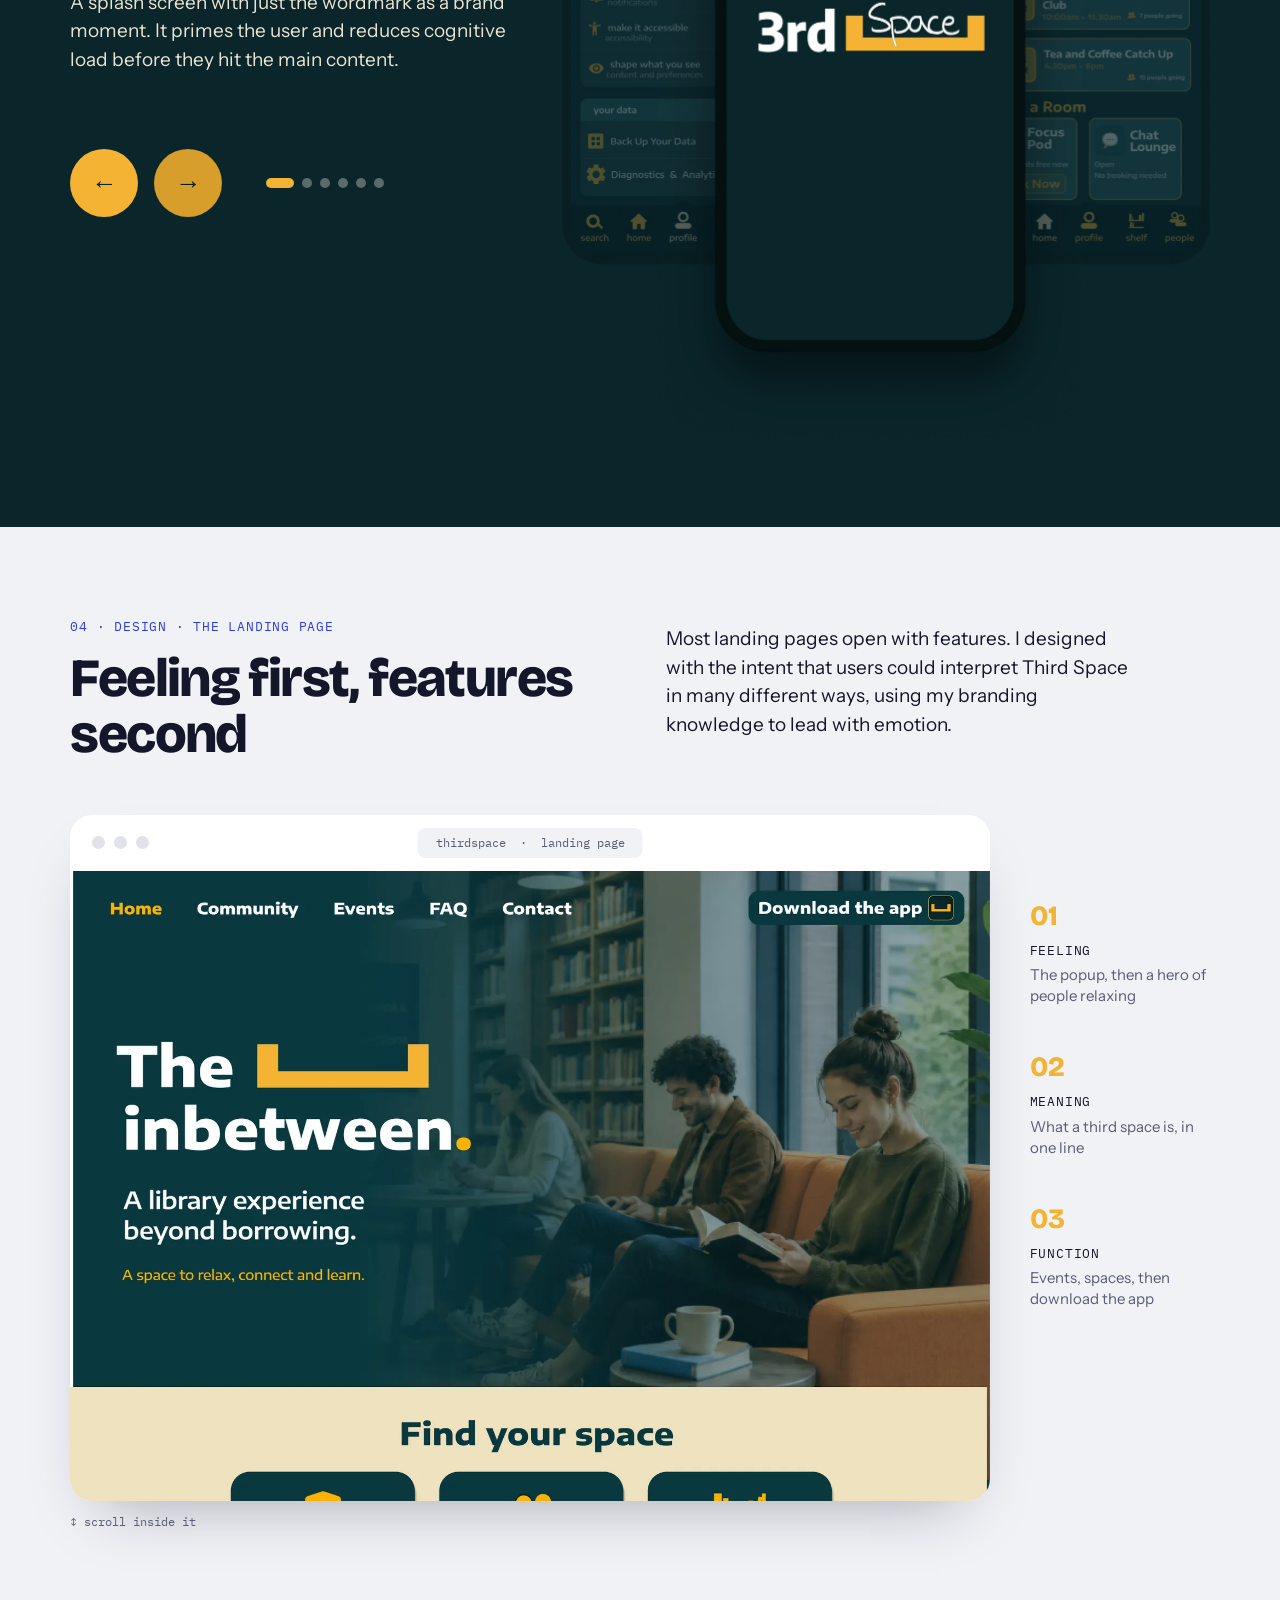
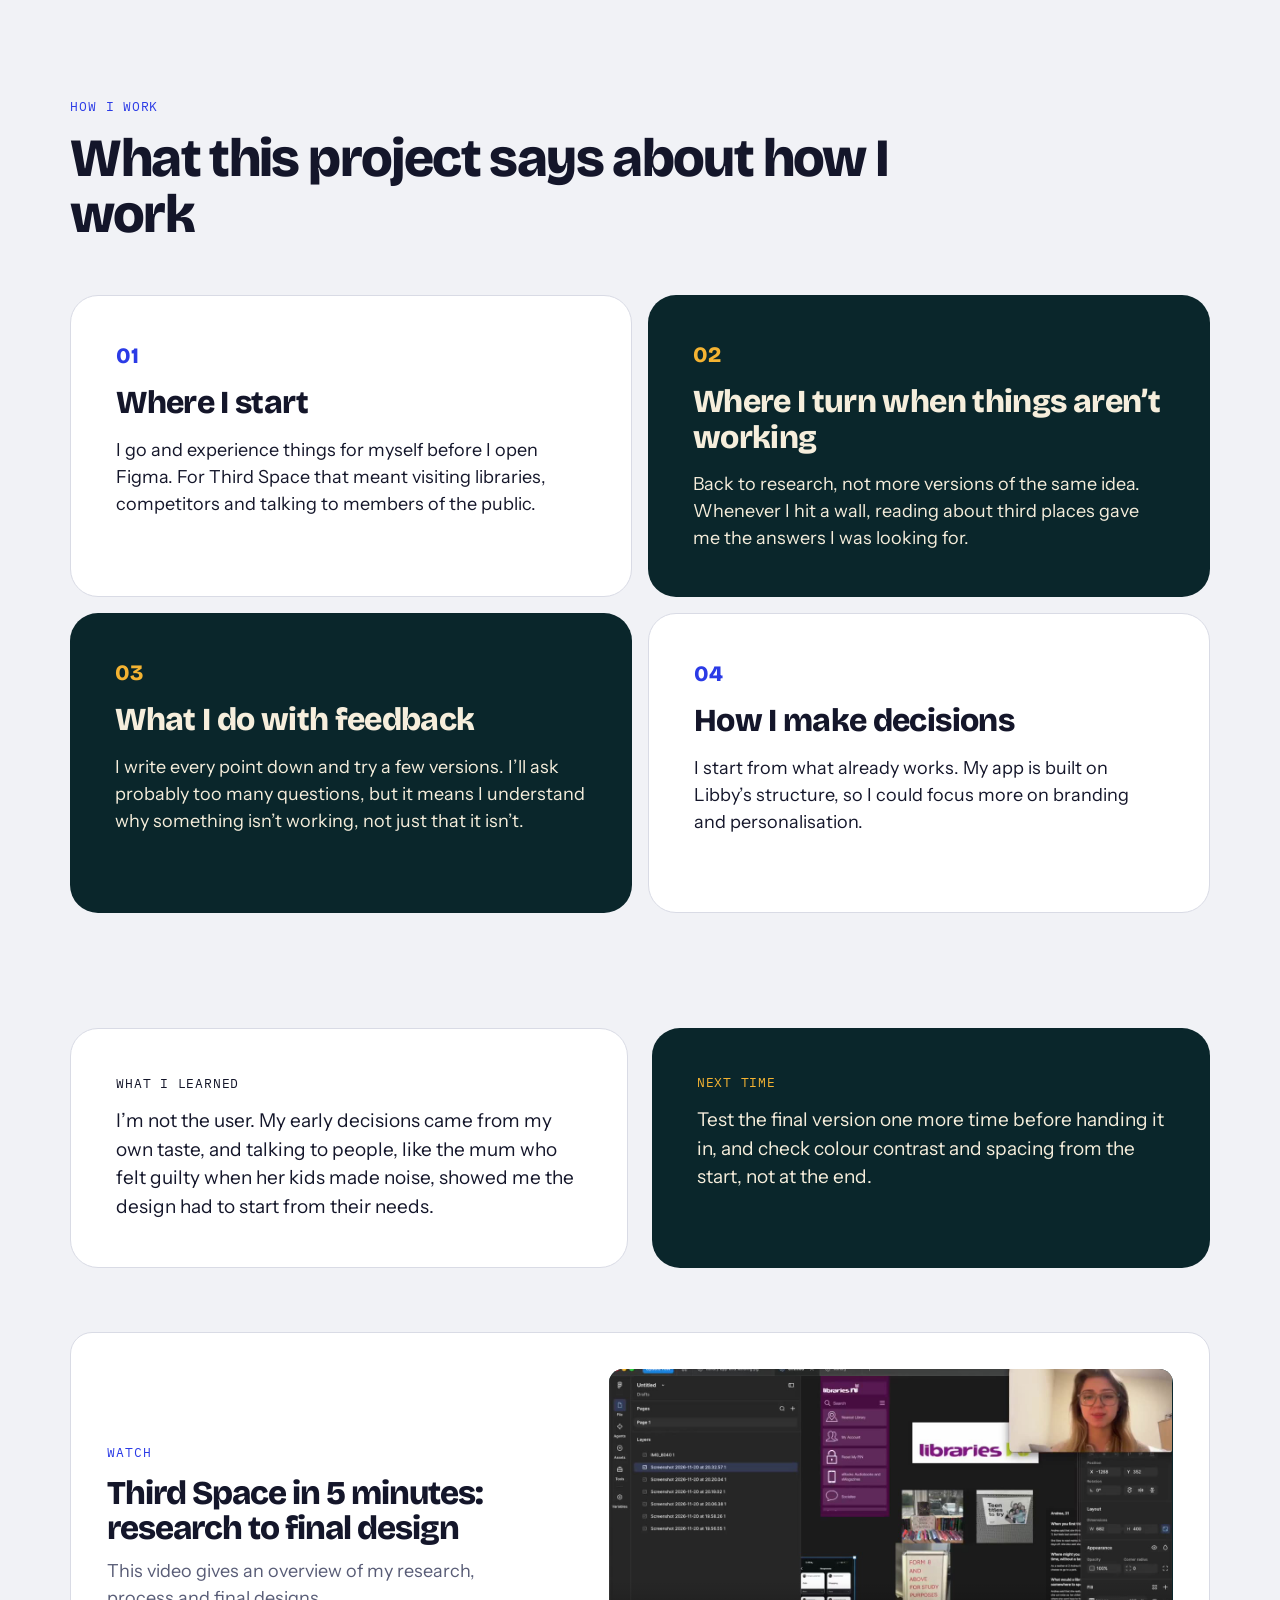
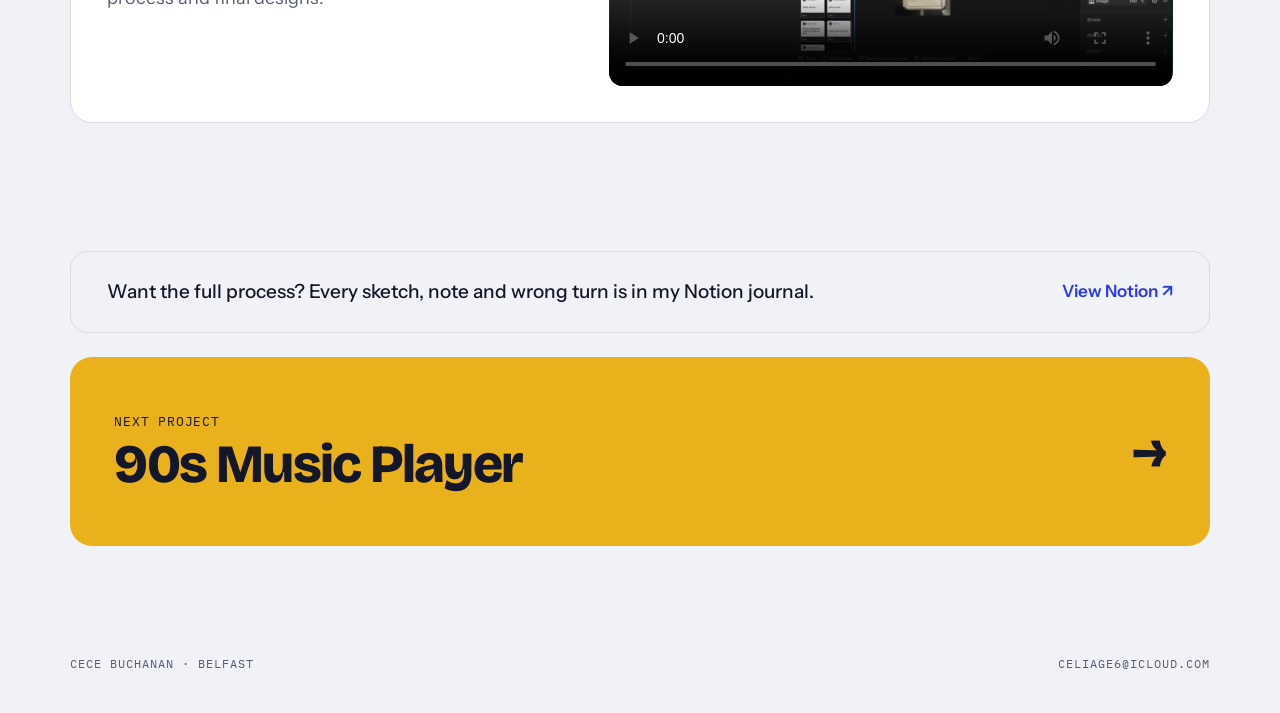
<file: third-space.html>
<!doctype html>
<html lang="en">
<head>
<meta charset="utf-8">
<meta name="viewport" content="width=device-width, initial-scale=1">
<title>Third Space · Cece Buchanan</title>
<link rel="preconnect" href="https://fonts.googleapis.com">
<link rel="preconnect" href="https://fonts.gstatic.com" crossorigin>
<link href="https://fonts.googleapis.com/css2?family=Bricolage+Grotesque:opsz,wght@12..96,700;12..96,800&family=IBM+Plex+Mono&family=Instrument+Sans:ital,wght@0,400;0,500;0,600;0,700;1,600&display=swap" rel="stylesheet">
<link rel="stylesheet" href="styles.css?v=1795213867">
<style>:root{--accent:#f4b332;--tab-active:#0a262b;--tab-active-text:#f6eedc}</style>
</head>
<body>
<nav class="nav"><div class="wrap">
  <a class="logo" href="index.html">← CB.</a>
  <ul><li><a href="index.html#work">Work</a></li><li><a href="index.html#about">About</a></li><li><a href="index.html#contact">Contact</a></li></ul>
</div></nav>
<header class="cs-hero" style="background:#0a262b;color:#f6eedc"><div class="wrap">
  <div>
    <span class="label" style="color:#f4b332">IXD103 Exploring Identity  ·  Year 1  ·  Solo project</span>
    <img src="images/ts-wordmark.webp" alt="3rd Space" style="width:min(373px,70%);margin:0 0 34px -4px"><h1 style="font-size:clamp(38px,4.2vw,58px)">A library you don’t need a reason to visit.</h1>

    <p class="lead">I rebranded Libraries NI around the idea of a third place: somewhere that isn’t home or work, where you can just exist.</p>
  </div>
  <img class="hero-img" src="images/ts-hero.webp" alt="Third Space app on three phones">
</div></header>
<section class="context"><div class="wrap"><div class="grid"><div class="fact"><span class="mono">Services</span><b>UX, UI, Branding</b></div><div class="fact"><span class="mono">Timeline</span><b>12 weeks</b></div><div class="fact"><span class="mono">Brief</span><b>Commercial rebrand of Libraries NI</b></div><div class="fact"><span class="mono">Tools</span><b>Figma, Canva, Notion</b></div><div class="fact"><span class="mono">Result</span><b>First (76%)</b></div></div></div></section>
<section class="problem"><div class="wrap">
  <div class="grid">
    <div><span class="label" style="color:var(--blue)">The problem</span><h2 class="h-section">Libraries feel like school.</h2>
      <p>I visited Dundonald, Holywood and the Ulster University library and photographed everything. Capital letters on every sign. “FORM 8 AND ABOVE.” Metal shelves straight out of primary school. Treating people like children is what keeps libraries feeling like an extension of school.</p></div>
    <div class="card" style="background:#0a262b;color:#f6eedc"><div class="stat-big" style="color:#f4b332">21%</div><p style="font-size:20px;margin-bottom:22px">of 16- to 24-year-olds used a library in a year.</p><span class="mono">The Reading Agency, 2019/20</span></div>
  </div>
  <div class="card hmw-wide" style="background:#f4b332"><span class="label">My problem statement</span><p class="hmw-text">How can we make the library somewhere people choose to go, instead of somewhere they’re told to be quiet?</p></div>
</div></section>
<section class="did"><div class="wrap"><span class="label" style="color:var(--blue)">What I did</span><h2 class="h-section">Five phases of the project</h2><div class="stats"><div class="stat" style="background:rgba(244,179,50,.1);border-color:#0a262b"><b style="color:#0a262b">37</b><span>Photos from 3 library visits</span></div><div class="stat" style="background:rgba(244,179,50,.1);border-color:#0a262b"><b style="color:#0a262b">38</b><span>Sketches and mind maps</span></div><div class="stat" style="background:rgba(244,179,50,.1);border-color:#0a262b"><b style="color:#0a262b">45</b><span>Competitor case studies</span></div><div class="stat" style="background:rgba(244,179,50,.1);border-color:#0a262b"><b style="color:#0a262b">34</b><span>Wordmark trials</span></div><div class="stat" style="background:rgba(244,179,50,.1);border-color:#0a262b"><b style="color:#0a262b">3</b><span>Tutor critiques</span></div></div><div class="process" data-tabs><div class="tabs" role="tablist"><button class="tab" role="tab" aria-selected="true"><span class="n">01</span><span class="t">Research</span><span class="arr">→</span></button><button class="tab" role="tab" aria-selected="false"><span class="n">02</span><span class="t">Discovery</span><span class="arr">→</span></button><button class="tab" role="tab" aria-selected="false"><span class="n">03</span><span class="t">Brand identity</span><span class="arr">→</span></button><button class="tab" role="tab" aria-selected="false"><span class="n">04</span><span class="t">Design</span><span class="arr">→</span></button><button class="tab" role="tab" aria-selected="false"><span class="n">05</span><span class="t">Testing</span><span class="arr">→</span></button></div><div><div class="panel" role="tabpanel"><h3>Step 01 &nbsp;·&nbsp; RESEARCH</h3><ul><li>Brand audit of Libraries NI in 3 libraries: signs, tone of voice, layout and who was actually there</li><li>Short interviews with library users, with questions written so they didn’t lead the answer</li><li>Competitor analysis: Kindle as the direct threat, Ulster University Library as the indirect one</li><li>Audience data from the Reading Agency and NISRA to find who was missing</li><li>UX teardown of the Libraries NI app, compared against Libby</li></ul></div><div class="panel" role="tabpanel" hidden><h3>Step 02 &nbsp;·&nbsp; DISCOVERY</h3><ul><li>Ray Oldenburg’s third place: somewhere that isn’t home or work, where you can just be</li><li>Reframed the audience from 16 to 24 only, to 16 to 30 first and open to everyone</li><li>Brand values mapped out: community, belonging, nothing to buy</li><li>4 case studies on brands with the same values, including PCC Community Markets and GOV.UK</li></ul></div><div class="panel" role="tabpanel" hidden><h3>Step 03 &nbsp;·&nbsp; BRAND IDENTITY</h3><ul><li>Mind map of library words, turned into idioms, then a class vote</li><li>Page &amp; Place tested against Third Space after feedback</li><li>34 wordmark trials, sketched first and then digital</li><li>“Space” written in my own handwriting so the brand feels human</li></ul></div><div class="panel" role="tabpanel" hidden><h3>Step 04 &nbsp;·&nbsp; DESIGN</h3><ul><li>Colour psychology research, narrowed to orange, yellow, blue and green</li><li>Component library built on Libby’s proven structure</li><li>App redesign with one search page and a home screen that only does home things</li><li>Landing page structured as feeling, then meaning, then function</li><li>Similar app analysis: Letterboxd and Meetup for community without pressure</li><li>Brand guidelines document</li></ul></div><div class="panel" role="tabpanel" hidden><h3>Step 05 &nbsp;·&nbsp; TESTING</h3><ul><li>3 rounds of critique, in weeks 5, 7 and 9</li><li>Refined the colour palette, a smaller palette makes the app more distinct and memorable</li><li>Green swapped for teal because it reads calmer</li><li>WCAG contrast check: orange on teal passes AAA at 9.33:1</li><li>Parts of the brand left blank on purpose, so people fill the space</li></ul></div></div></div></div></section>
<section class="app" style="background:#0a262b;--app-bg:#0a262b;--app-text:#f6eedc"><div class="wrap">
  <span class="label" style="color:var(--accent)">04 · Design  ·  The app</span>
  <h2 class="h-section">3rd Space App Redesign</h2>
  <div class="carousel" data-carousel>
  <div class="c-text"><div class="fade"><span class="mono" data-c="label"></span><h3 data-c="title"></h3><p data-c="text"></p></div>
    <div class="c-ctrl"><button class="c-btn prev" aria-label="Previous screen">←</button><button class="c-btn next" aria-label="Next screen">→</button><div class="dots"></div></div></div>
  <div class="c-stage"><img src="images/ts-app-1.webp" alt="Third Space app screen 1" data-title="Welcome in" data-text="A splash screen with just the wordmark as a brand moment. It primes the user and reduces cognitive load before they hit the main content." class="on" loading="lazy"><img src="images/ts-app-2.webp" alt="Third Space app screen 2" data-title="Simple home screen to set the tone" data-text="Focus falls onto core functions people would enter the app for, creating ease of access." loading="lazy"><img src="images/ts-app-3.webp" alt="Third Space app screen 3" data-title="One search page" data-text="Popular, personalised filters to make finding the perfect book feel fun instead of challenging." loading="lazy"><img src="images/ts-app-4.webp" alt="Third Space app screen 4" data-title="Your shelf" data-text="Everything you’ve saved, borrowed and left behind, in one place." loading="lazy"><img src="images/ts-app-5.webp" alt="Third Space app screen 5" data-title="People make the space" data-text="See who’s around without messaging anyone. I took the idea from PureGym’s live tracker and Letterboxd, where community is there if you want it." loading="lazy"><img src="images/ts-app-6.webp" alt="Third Space app screen 6" data-title="Settings that sound like a person" data-text="“Keep things calm” instead of “Notifications”. The tone of voice goes all the way into the settings." loading="lazy"></div>
</div>
</div></section>
<section class="landing"><div class="wrap">
  <div class="top"><div><span class="label" style="color:var(--blue)">04 · Design  ·  The landing page</span><h2 class="h-section">Feeling first, features second</h2></div>
    <p>Most landing pages open with features. I designed with the intent that users could interpret Third Space in many different ways, using my branding knowledge to lead with emotion.</p></div>
  <div class="lp">
    <div><div class="browser"><div class="bar"><i></i><i></i><i></i><span class="url">thirdspace &nbsp;·&nbsp; landing page</span></div>
      <div class="viewport"><img src="images/ts-landing-page.webp" alt="Third Space landing page, full length"></div></div>
      <p class="scroll-hint">↕ scroll inside it</p></div>
    <div class="notes">
      <div class="note"><b>01</b><span class="mono">Feeling</span><span>The popup, then a hero of people relaxing</span></div>
      <div class="note"><b>02</b><span class="mono">Meaning</span><span>What a third space is, in one line</span></div>
      <div class="note"><b>03</b><span class="mono">Function</span><span>Events, spaces, then download the app</span></div>
    </div>
  </div>
</div></section>
<section class="how"><div class="wrap"><span class="label" style="color:var(--blue)">How I work</span><h2 class="h-section">What this project says about how I work</h2><div class="grid"><div class="card light" style=""><span class="num" style="color:var(--blue)">01</span><h3>Where I start</h3><p>I go and experience things for myself before I open Figma. For Third Space that meant visiting libraries, competitors and talking to members of the public.</p></div><div class="card " style="background:#0a262b;color:#f6eedc"><span class="num" style="color:#f4b332">02</span><h3>Where I turn when things aren’t working</h3><p>Back to research, not more versions of the same idea. Whenever I hit a wall, reading about third places gave me the answers I was looking for.</p></div><div class="card " style="background:#0a262b;color:#f6eedc"><span class="num" style="color:#f4b332">03</span><h3>What I do with feedback</h3><p>I write every point down and try a few versions. I’ll ask probably too many questions, but it means I understand why something isn’t working, not just that it isn’t.</p></div><div class="card light" style=""><span class="num" style="color:var(--blue)">04</span><h3>How I make decisions</h3><p>I start from what already works. My app is built on Libby’s structure, so I could focus more on branding and personalisation.</p></div></div></div></section>
<section class="outcome"><div class="wrap"><div class="grid">
  <div class="card light"><span class="mono">What I learned</span><p>I’m not the user. My early decisions came from my own taste, and talking to people, like the mum who felt guilty when her kids made noise, showed me the design had to start from their needs.</p></div>
  <div class="card" style="background:#0a262b;color:#f6eedc"><span class="mono" style="color:#f4b332">Next time</span><p>Test the final version one more time before handing it in, and check colour contrast and spacing from the start, not at the end.</p></div>
</div></div></section>
<section class="cs-video" id="video"><div class="wrap"><div class="cs-video-grid">
  <div><span class="label" style="color:var(--blue)">Watch</span><h2 class="h-section">Third Space in 5 minutes: research to final design</h2>
  <p>This video gives an overview of my research, process and final designs.</p></div>
  <video controls preload="metadata" playsinline poster="videos/third-space-poster.jpg?v=1795372632"><source src="videos/third-space.mp4?v=1795372632" type="video/mp4">Your browser can't play this video.</video>
</div></div></section>
<section class="next"><div class="wrap"><div class="notion"><p>Want the full process? Every sketch, note and wrong turn is in my Notion journal.</p><a href="https://boatneck-canary-997.notion.site/IXD-103-2ed43bc3259e80ac8b4fcb65f5a6b278" target="_blank" rel="noopener">View Notion ↗</a></div>
  <a class="next-card" href="90s-music-player.html" style="background:#e9b21c;color:#14162a"><div><span class="mono">Next project</span><b>90s Music Player</b></div><span class="arrow">→</span></a>
</div></section>
<footer><div class="wrap"><span>CECE BUCHANAN · BELFAST</span><a href="mailto:celiage6@icloud.com">CELIAGE6@ICLOUD.COM</a></div></footer>
<script src="script.js?v=1794676693"></script>
</body>
</html>
</file>
<file: styles.css>
:root{
  --ink:#14162a; --muted:#585c76; --bg:#f1f2f6; --blue:#2b3be6; --pink:#ffb8d4; --line:#d9dbe5; --white:#fff;
  --pad:clamp(20px,5.5vw,80px); --max:1280px;
  --display:'Bricolage Grotesque',system-ui,sans-serif;
  --body:'Instrument Sans',system-ui,sans-serif;
  --mono:'IBM Plex Mono',ui-monospace,monospace;
}
*{box-sizing:border-box;margin:0;padding:0}
html{scroll-behavior:smooth;-webkit-text-size-adjust:100%}
body{background:var(--bg);color:var(--ink);font-family:var(--body);font-size:18px;line-height:1.5;overflow-x:hidden;-webkit-font-smoothing:antialiased}
img{display:block;max-width:100%;height:auto}
a{color:inherit}
.wrap{width:100%;max-width:calc(var(--max) + 2*var(--pad));margin:0 auto;padding:0 var(--pad)}
.mono{font-family:var(--mono);font-size:13px;letter-spacing:.06em;text-transform:uppercase}
.label{font-family:var(--mono);font-size:13px;letter-spacing:.06em;text-transform:uppercase;margin-bottom:14px;display:block}
.h-section{font-family:var(--display);font-weight:800;font-size:clamp(34px,4.2vw,56px);line-height:1.05;letter-spacing:-.03em}
section{position:relative}

/* nav */
.nav{position:sticky;top:0;z-index:50;background:rgba(241,242,246,.92);backdrop-filter:blur(10px);-webkit-backdrop-filter:blur(10px);border-bottom:1px solid rgba(20,22,42,.06)}
.nav .wrap{display:flex;align-items:center;justify-content:space-between;height:70px}
.logo{font-family:var(--display);font-weight:800;font-size:20px;letter-spacing:-.04em;text-decoration:none}
.nav ul{display:flex;gap:clamp(18px,3vw,40px);list-style:none}
.nav ul a{font-weight:500;font-size:15px;text-decoration:none}
.nav ul a:hover,.logo:hover{color:var(--blue)}

/* home hero */
.hero-home{padding:clamp(40px,7vw,96px) 0 clamp(48px,6vw,80px)}
.pill{display:inline-flex;align-items:center;gap:10px;background:#fff;border-radius:999px;padding:8px 16px;font-family:var(--mono);font-size:13px}
.pill i{width:9px;height:9px;border-radius:50%;background:#1fb871;display:block}
.greet{font-family:var(--display);font-weight:800;font-size:clamp(36px,6vw,88px);line-height:1;letter-spacing:-.05em;margin:clamp(20px,3vw,36px) 0 0;min-height:1em}
.greet{position:relative;margin-bottom:.3em}
.wheel{display:block;position:relative;height:1.15em;perspective:700px;perspective-origin:30% 50%;-webkit-mask-image:linear-gradient(to bottom,transparent 0,#000 38%,#000 62%,transparent 100%);mask-image:linear-gradient(to bottom,transparent 0,#000 38%,#000 62%,transparent 100%);height:2.6em;margin:-.72em 0 -.73em}
.wheel .w{position:absolute;left:0;top:50%;height:1.15em;line-height:1.15;margin-top:-.575em;white-space:nowrap;transform-origin:50% 50% -1.1em;backface-visibility:hidden;transition:transform .9s cubic-bezier(.22,1.2,.36,1),opacity .9s ease,filter .9s ease;will-change:transform}
.wheel .w.jump{transition:none}
.wheel .w.on{background:linear-gradient(110deg,var(--ink) 0 38%,#7d86ff 46%,#ffb8d4 50%,#7d86ff 54%,var(--ink) 62% 100%);background-size:260% 100%;background-position:100% 0;-webkit-background-clip:text;background-clip:text;color:transparent;animation:shine 1.6s .55s ease-out both}
@keyframes shine{from{background-position:100% 0}to{background-position:-60% 0}}
.name .im{color:var(--ink)}
.sr-only{position:absolute;width:1px;height:1px;overflow:hidden;clip:rect(0 0 0 0);white-space:nowrap}
.name{font-family:var(--display);font-weight:800;font-size:clamp(68px,15vw,216px);line-height:.86;letter-spacing:-.05em;margin:clamp(6px,1vw,12px) 0 clamp(28px,4vw,48px)}
.name .b{color:var(--blue)} .name .p{color:var(--pink)}
.hero-foot{display:flex;justify-content:space-between;align-items:flex-end;gap:32px;flex-wrap:wrap}
.intro{font-size:clamp(19px,1.8vw,24px);line-height:1.4;max-width:560px}
.intro em{font-weight:600}
.facts{font-family:var(--mono);font-size:14px;text-align:right;line-height:1.7}
.facts span{display:block;color:var(--muted)} .facts span:first-child{color:var(--ink)}

/* work */
.work{padding:clamp(40px,6vw,80px) 0}
.work h2{font-family:var(--display);font-weight:800;font-size:clamp(40px,4.4vw,64px);letter-spacing:-.06em;margin-bottom:clamp(32px,5vw,64px)}
.project{display:grid;grid-template-columns:1.25fr 1fr;gap:clamp(28px,4vw,56px);align-items:center;margin-bottom:clamp(56px,7vw,96px);text-decoration:none}
.project.flip{grid-template-columns:1fr 1.1fr}
.project.flip .p-img{order:2}
.p-img{border-radius:22px;overflow:hidden;transition:transform .35s ease;position:relative;cursor:pointer}
.p-img img{transition:transform .5s ease}
.project:hover .p-img{transform:translateY(-6px)}
.project:hover .p-img img{transform:scale(1.03)}
.p-img .view{position:absolute;right:18px;bottom:18px;background:var(--ink);color:#fff;border-radius:999px;padding:10px 18px;font-weight:600;font-size:15px;opacity:0;transform:translateY(8px);transition:opacity .25s,transform .25s}
.project:hover .p-img .view,.project:focus-visible .p-img .view{opacity:1;transform:none}
@media (hover:none){.p-img .view{opacity:1;transform:none}}
.p-meta{font-family:var(--mono);font-size:12px;letter-spacing:.06em;color:var(--muted);text-transform:uppercase;margin-bottom:10px}
.p-title{font-family:var(--display);font-weight:700;font-size:clamp(34px,3.5vw,50px);letter-spacing:-.07em;line-height:1.05;margin-bottom:14px}
.p-text{color:var(--muted);font-size:17px;max-width:460px;margin-bottom:18px}
.tags{display:flex;flex-wrap:wrap;gap:8px;margin-bottom:22px}
.tag{font-family:var(--mono);font-size:12px;letter-spacing:.04em;background:#fff;border-radius:999px;padding:6px 14px}
.read{font-weight:600;font-size:16px;text-decoration:underline;text-underline-offset:4px}
.project:hover .read{color:var(--blue)}

/* about */
.about{padding:clamp(56px,7vw,96px) 0}
.about .wrap{display:grid;grid-template-columns:420px 1fr;gap:clamp(32px,5vw,72px);align-items:start}
.about h2{font-family:var(--display);font-weight:800;font-size:clamp(44px,4.4vw,64px);letter-spacing:-.06em;line-height:1;margin-bottom:28px}
.about h2 span{color:var(--blue)}
.about .photo{max-width:360px}
.about-copy p{font-size:18px;margin-bottom:18px;max-width:720px}
.skills{display:flex;flex-wrap:wrap;gap:10px;margin-top:10px}
.skills span{background:var(--pink);border-radius:999px;padding:6px 16px;font-weight:500;font-size:14px;letter-spacing:.04em}

/* contact */
.contact{padding:clamp(56px,7vw,96px) 0}
.contact .label{color:var(--muted);letter-spacing:.08em}
.email{display:block;font-family:var(--display);font-weight:800;font-size:clamp(34px,6vw,84px);letter-spacing:-.05em;line-height:1.05;text-decoration:none;margin:6px 0 28px;word-break:break-word}
.email:hover{color:var(--blue)}
.btns{display:flex;gap:12px;flex-wrap:wrap}
.btn{display:inline-flex;align-items:center;height:46px;padding:0 24px;border-radius:999px;font-weight:600;font-size:16px;text-decoration:none;border:1.5px solid var(--ink)}
.btn.dark{background:var(--ink);color:var(--bg)}
.btn:hover{background:var(--blue);border-color:var(--blue);color:#fff}

footer{padding:32px 0 40px}
footer .wrap{font-family:var(--mono);font-size:12px;letter-spacing:.08em;color:var(--muted);display:flex;justify-content:space-between;gap:16px;flex-wrap:wrap}
footer a{text-decoration:none} footer a:hover{color:var(--blue)}

/* ===== case study ===== */
.cs-hero{padding:clamp(48px,6vw,92px) 0 clamp(48px,6vw,80px);overflow:hidden}
.cs-hero .wrap{display:grid;grid-template-columns:minmax(0,1fr) minmax(0,1.15fr);gap:clamp(24px,4vw,56px);align-items:center}
.cs-hero .label{margin-bottom:24px}
.cs-hero h1{font-family:var(--display);font-weight:800;line-height:1;letter-spacing:-.035em;margin-bottom:22px}
.cs-hero .sub{font-family:var(--display);font-weight:700;font-size:clamp(24px,2.4vw,34px);line-height:1.2;letter-spacing:-.02em;margin-bottom:18px;max-width:520px}
.cs-hero .lead{font-size:clamp(17px,1.4vw,20px);max-width:490px;opacity:.95}
.cs-hero .hero-img{justify-self:end;width:100%;max-width:880px}

.context{padding:clamp(48px,6vw,88px) 0}
.context .grid{display:grid;grid-template-columns:repeat(5,minmax(0,170px));gap:24px 18px}
.fact{border-top:2px solid var(--ink);padding-top:14px}
.fact .mono{color:var(--muted);display:block;margin-bottom:6px}
.fact b{font-weight:500;font-size:17px;display:block;line-height:1.35}

.problem{padding:clamp(24px,3vw,40px) 0 clamp(56px,6vw,80px)}
.problem .grid{display:grid;grid-template-columns:minmax(0,1fr) minmax(0,1fr);gap:clamp(32px,5vw,96px);align-items:start}
.problem h2{margin-bottom:24px}
.problem p{font-size:19px;max-width:560px}
.card{border-radius:28px;padding:clamp(28px,3.5vw,48px)}
.stat-big{font-family:var(--display);font-weight:800;font-size:clamp(88px,10vw,140px);line-height:.9;letter-spacing:-.04em;margin-bottom:16px}
.hmw-text{font-family:var(--display);font-weight:700;font-size:clamp(26px,3vw,44px);line-height:1.12;letter-spacing:-.02em}
.hmw-wide{margin-top:clamp(36px,5vw,64px)}

.did{padding:clamp(40px,5vw,72px) 0}
.did h2{margin-bottom:clamp(28px,4vw,48px);max-width:1000px}
.stats{display:grid;grid-template-columns:repeat(5,1fr);gap:16px;margin-bottom:clamp(36px,4vw,56px)}
.stat{border-radius:22px;padding:22px;border:1.5px solid;min-height:136px;display:flex;flex-direction:column;justify-content:space-between}
.stat b{font-family:var(--display);font-weight:800;font-size:clamp(40px,4vw,60px);line-height:1}
.stat span{font-weight:500;font-size:16px}

/* process tabs */
.process{display:grid;grid-template-columns:360px 1fr;gap:32px}
.tabs{display:flex;flex-direction:column;gap:12px}
.tab{display:flex;align-items:center;gap:22px;background:#fff;border:1.5px solid var(--line);border-radius:20px;height:92px;padding:0 28px;font-family:var(--display);cursor:pointer;text-align:left;color:var(--ink);transition:background .2s,transform .2s}
.tab:hover{transform:translateX(4px)}
.tab .n{font-weight:800;font-size:30px;color:#b4b7c9;width:40px}
.tab .t{font-weight:700;font-size:22px;flex:1}
.tab .arr{font-family:var(--body);font-weight:700;font-size:24px;opacity:0}
.tab[aria-selected="true"]{background:var(--tab-active);border-color:var(--tab-active);color:var(--tab-active-text)}
.tab[aria-selected="true"] .n,.tab[aria-selected="true"] .arr{color:var(--accent);opacity:1}
.panel{background:#fff;border-radius:28px;padding:clamp(28px,3.5vw,48px)}
.panel h3{font-family:var(--display);font-weight:800;font-size:clamp(26px,2.8vw,40px);letter-spacing:-.02em;line-height:1.1;margin-bottom:24px;color:var(--panel-title,var(--ink))}
.panel ul{list-style:none;display:flex;flex-direction:column;gap:16px}
.panel li{display:flex;gap:18px;font-size:18px;line-height:1.45}
.panel li::before{content:'✓';flex:0 0 30px;height:30px;border-radius:50%;background:var(--accent);color:var(--tab-active);display:flex;align-items:center;justify-content:center;font-weight:700;font-size:15px}
.panel[hidden]{display:none}
.mixtape{margin-top:clamp(36px,4vw,56px)}

/* carousel */
.app{padding:clamp(56px,7vw,96px) 0;color:var(--app-text)}
.app .h-section{margin-bottom:clamp(24px,4vw,48px)}
.carousel{display:grid;grid-template-columns:minmax(0,440px) minmax(0,1fr);gap:clamp(24px,4vw,64px);align-items:center;min-height:620px}
.c-text .mono{color:var(--accent);display:block;margin-bottom:18px}
.c-text h3{font-family:var(--display);font-weight:800;font-size:clamp(32px,3.4vw,48px);line-height:1.05;letter-spacing:-.02em;margin-bottom:22px}
.c-text p{font-size:19px;opacity:.95;min-height:120px}
.c-ctrl{display:flex;align-items:center;gap:16px;margin-top:40px}
.c-btn{width:68px;height:68px;border-radius:50%;border:0;background:var(--accent);color:var(--app-bg);font-size:26px;font-weight:700;cursor:pointer;transition:transform .15s,filter .15s}
.c-btn:hover{transform:scale(1.06)} .c-btn:active{transform:scale(.96)}
.c-btn.next{filter:brightness(.88)}
.dots{display:flex;gap:8px;margin-left:28px;align-items:center}
.dot{width:10px;height:10px;border-radius:999px;border:0;background:var(--app-text);opacity:.35;cursor:pointer;transition:width .25s,opacity .25s,background .25s;padding:0}
.dot.on{width:28px;background:var(--accent);opacity:1}
.c-stage{position:relative;display:grid;place-items:center;touch-action:pan-y}
.c-stage img{grid-area:1/1;width:100%;max-width:680px;opacity:0;transform:translateX(24px);transition:opacity .45s ease,transform .45s ease;pointer-events:none}
.c-stage img.on{opacity:1;transform:none}
.fade{transition:opacity .25s} .fade.out{opacity:0}

/* landing page */
.landing{padding:clamp(56px,7vw,96px) 0}
.landing .top{display:grid;grid-template-columns:1fr 1fr;gap:clamp(24px,4vw,64px);align-items:start;margin-bottom:clamp(32px,4vw,56px)}
.landing .top p{font-size:19px;max-width:470px;padding-top:8px}
.lp{display:grid;grid-template-columns:minmax(0,1fr) 180px;gap:40px;align-items:start}
.browser{background:#fff;border-radius:22px;overflow:hidden;box-shadow:0 30px 60px -30px rgba(20,22,42,.35)}
.bar{height:56px;display:flex;align-items:center;gap:9px;padding:0 22px;position:relative}
.bar i{width:13px;height:13px;border-radius:50%;background:#e2e3ea;display:block}
.bar .url{position:absolute;left:50%;transform:translateX(-50%);background:var(--bg);border-radius:8px;height:30px;padding:0 18px;display:flex;align-items:center;font-family:var(--mono);font-size:12px;color:var(--muted);white-space:nowrap}
.viewport{height:min(644px,70vh);overflow-y:auto;background:#ecdab4;overscroll-behavior:contain}
.scroll-hint{font-family:var(--mono);font-size:12px;color:var(--muted);margin-top:12px}
.notes{display:flex;flex-direction:column;gap:40px;padding-top:80px}
.note b{font-family:var(--display);font-weight:800;font-size:28px;color:#f4b332;display:block}
.note .mono{display:block;margin:4px 0}
.note span:last-child{font-size:15px;color:var(--muted);line-height:1.4;display:block}

/* how I work */
.how{padding:clamp(48px,6vw,88px) 0}
.how h2{margin-bottom:clamp(28px,4vw,56px);max-width:820px}
.how .grid{display:grid;grid-template-columns:1fr 1fr;gap:16px}
.how .card{min-height:300px}
.how .num{font-family:var(--display);font-weight:800;font-size:22px;display:block;margin-bottom:12px}
.how h3{font-family:var(--display);font-weight:800;font-size:clamp(26px,2.5vw,36px);line-height:1.1;letter-spacing:-.02em;margin-bottom:16px}
.how p{font-size:18px}
.light{background:#fff;border:1.5px solid var(--line)}

/* moments (STAKE) */
.moments{padding:clamp(40px,5vw,72px) 0}
.moments .intro-p{font-size:19px;max-width:640px;margin:18px 0 clamp(32px,4vw,56px)}
.moments .grid{display:grid;grid-template-columns:repeat(3,1fr);gap:24px;align-items:stretch}
.moment{display:flex;flex-direction:column;gap:14px}
.moment .num{font-family:var(--display);font-weight:800;font-size:40px;line-height:1}
.moment h3{font-family:var(--display);font-weight:700;font-size:26px;line-height:1.15}
.moment p{font-size:18px;flex:1}
.toggle{position:relative;border:0;padding:0;background:none;cursor:pointer;border-radius:20px;overflow:hidden;width:100%;display:block;margin-top:8px}
.toggle img{width:100%;display:block}
.toggle img+img{position:absolute;inset:0;opacity:0;transition:opacity .35s}
.toggle.on img+img{opacity:1}
.toggle .tpill{position:absolute;top:14px;left:14px;background:#fff;color:var(--ink);border-radius:999px;padding:6px 12px;font-family:var(--mono);font-size:12px;letter-spacing:.06em;z-index:2}

/* outcome */
.outcome{padding:clamp(24px,3vw,40px) 0 clamp(48px,5vw,72px)}
.outcome .grid{display:grid;grid-template-columns:1fr 1fr;gap:24px}
.outcome .card{min-height:240px}
.outcome .mono{display:block;margin-bottom:14px}
.outcome p{font-size:19px}

/* next */
.next{padding:clamp(24px,3vw,40px) 0 clamp(48px,6vw,80px)}
.notion{display:flex;justify-content:space-between;align-items:center;gap:16px;border:1.5px solid var(--line);border-radius:18px;padding:26px 36px;margin-bottom:24px;flex-wrap:wrap}
.notion p{font-weight:500;font-size:19px}
.notion a{color:var(--blue);font-weight:600;font-size:17px;text-decoration:none;white-space:nowrap}
.notion a:hover{text-decoration:underline}
.next-card{display:flex;justify-content:space-between;align-items:center;border-radius:22px;padding:clamp(28px,3.5vw,44px) clamp(28px,3.5vw,44px);text-decoration:none;min-height:189px;transition:transform .3s}
.next-card:hover{transform:translateY(-4px)}
.next-card .mono{display:block;margin-bottom:6px}
.next-card b{font-family:var(--display);font-weight:800;font-size:clamp(36px,4.2vw,60px);letter-spacing:-.03em;line-height:1}
.next-card .arrow{font-family:var(--display);font-weight:800;font-size:clamp(36px,4.2vw,60px);transition:transform .3s}
.next-card:hover .arrow{transform:translateX(8px)}

/* ===== responsive ===== */
@media (max-width:1100px){
  .process{grid-template-columns:1fr}
  .tabs{flex-direction:row;overflow-x:auto;gap:8px;padding-bottom:4px;scrollbar-width:none}
  .tabs::-webkit-scrollbar{display:none}
  .tab{height:64px;flex:0 0 auto;padding:0 18px;gap:12px;border-radius:16px}
  .tab .n{font-size:22px;width:auto} .tab .t{font-size:17px} .tab .arr{display:none}
  .lp{grid-template-columns:1fr}
  .notes{flex-direction:row;padding-top:0;gap:24px;flex-wrap:wrap}
  .notes .note{flex:1 1 160px}
  .stats{grid-template-columns:repeat(3,1fr)}
}
@media (max-width:860px){
  body{font-size:17px}
  .nav .wrap{height:60px}
  .facts{text-align:left}
  .project,.project.flip{grid-template-columns:1fr;gap:22px;margin-bottom:56px}
  .project.flip .p-img{order:0}
  .about .wrap{grid-template-columns:1fr}
  .cs-hero .wrap{grid-template-columns:1fr}
  .cs-hero .hero-img{justify-self:center}
  .context .grid{grid-template-columns:repeat(2,minmax(0,1fr))}
  .problem .grid,.landing .top,.how .grid,.outcome .grid,.moments .grid{grid-template-columns:1fr}
  .carousel{grid-template-columns:1fr;min-height:0;gap:8px}
  .c-stage{order:-1}
  .c-text p{min-height:0}
  .c-ctrl{margin-top:28px}
  .c-btn{width:56px;height:56px;font-size:22px}
  .dots{margin-left:12px}
  .stats{grid-template-columns:repeat(2,1fr)}
  .stats .stat:last-child{grid-column:span 2}
  .stat{min-height:112px}
  .notion{padding:22px 24px}
  .how .card{min-height:0}
}

/* fixes */
.problem .hmw-text{font-family:var(--display);font-weight:700;font-size:clamp(26px,3vw,44px);line-height:1.12;letter-spacing:-.02em;max-width:none}
.c-btn{flex:none;padding:0;aspect-ratio:1/1;display:grid;place-items:center;line-height:1}
.app{overflow:hidden}
@media (prefers-reduced-motion:reduce){.wheel .w,.p-img,.p-img img,.p-img .view{transition:none}}

/* process video */
.cs-video{padding:0 0 clamp(56px,7vw,96px);scroll-margin-top:90px}
.cs-video-grid{display:grid;grid-template-columns:minmax(0,1fr) minmax(0,1.25fr);gap:clamp(24px,4vw,56px);align-items:center;background:#fff;border:1px solid var(--line);border-radius:22px;padding:clamp(20px,3vw,36px)}
.cs-video .h-section{font-size:clamp(26px,2.6vw,36px);margin-bottom:12px}
.cs-video p{color:var(--muted);max-width:420px}
.cs-video video{width:100%;max-width:620px;justify-self:end;border-radius:14px;background:#0a262b;display:block;aspect-ratio:16/9}
@media (max-width:820px){.cs-video-grid{grid-template-columns:1fr}.cs-video video{justify-self:stretch;max-width:none}}
.p-links{display:flex;flex-wrap:wrap;align-items:center;gap:14px 26px}
.p-links .read{color:var(--ink)} .p-links .read:hover{color:var(--blue)}
.watch{display:inline-flex;align-items:center;gap:10px;font-weight:600;font-size:15px;text-decoration:none;color:var(--ink);border:1.5px solid var(--ink);border-radius:999px;padding:8px 16px 8px 8px;transition:background .2s,color .2s,border-color .2s}
.watch .play{display:grid;place-items:center;width:26px;height:26px;border-radius:50%;background:var(--ink);color:var(--bg);font-size:10px;padding-left:2px}
.watch:hover{background:var(--blue);border-color:var(--blue);color:#fff}.watch:hover .play{background:#fff;color:var(--blue)}
.p-img{display:block}
</file>
